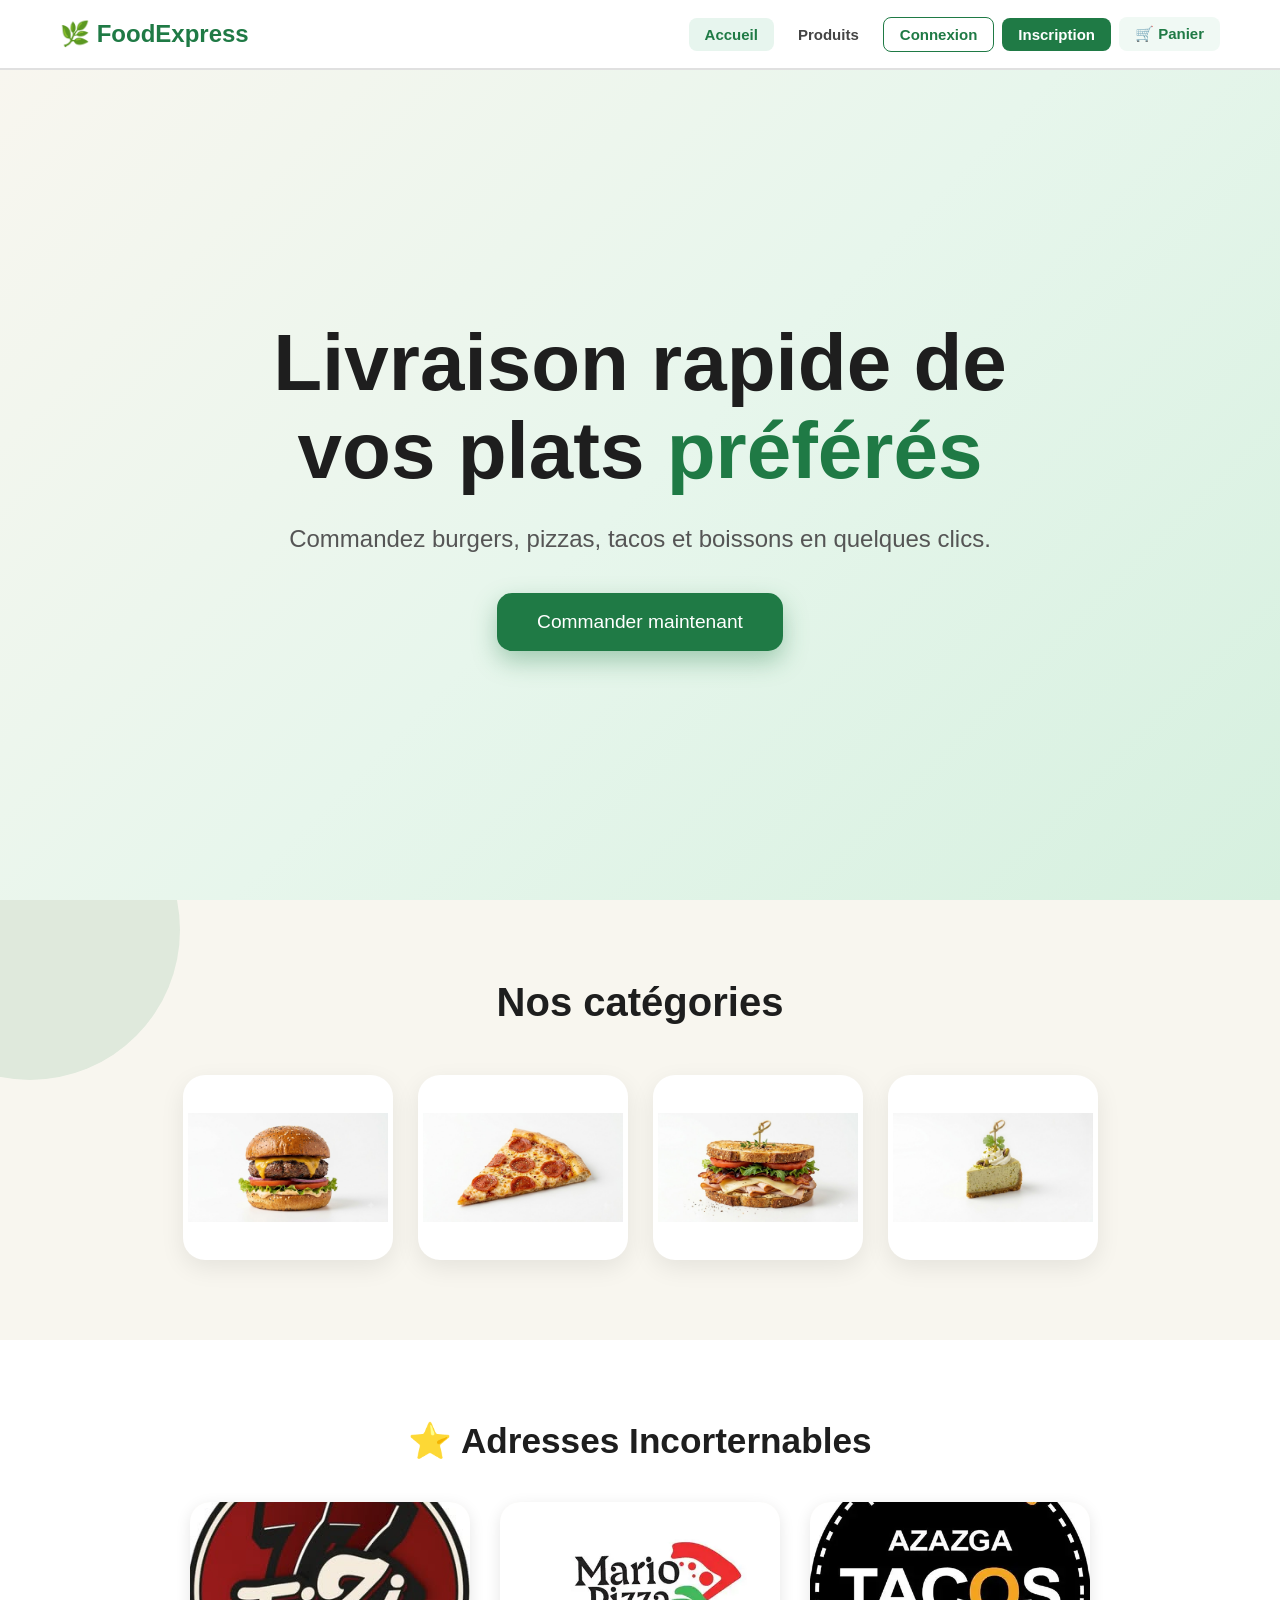
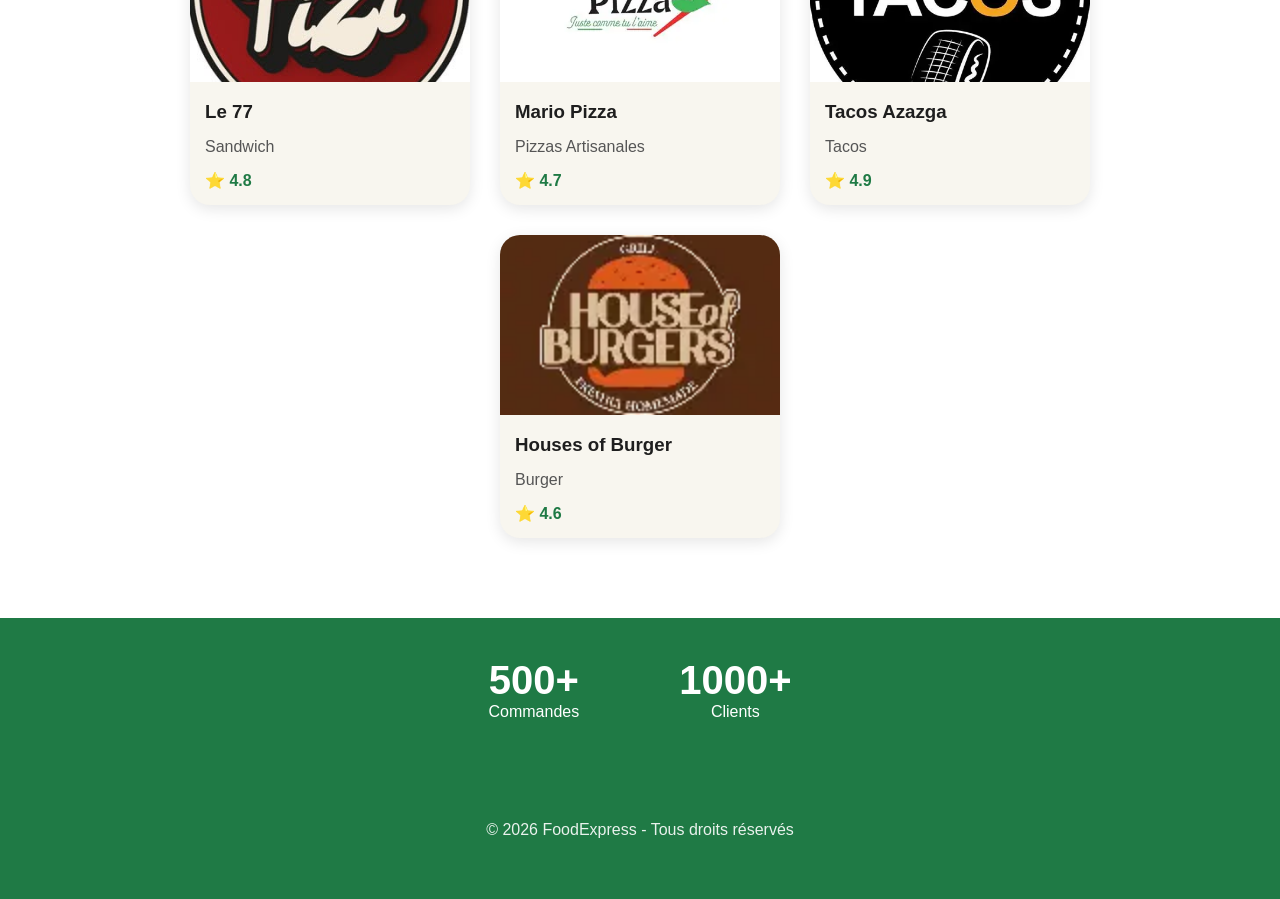
<file: index.html>
<!DOCTYPE html>
<html lang="fr">
<head>
    <meta charset="UTF-8">
    <title>FoodExpress</title>
    <link rel="stylesheet" href="styles/style.css">
</head>

<body>  
    <nav class="navbar">
        <div class="logo">🌿 FoodExpress</div>
        <ul class="menu">
            <li><a href="index.html" class="active">Accueil</a></li>
            <li><a href="content/produits.html">Produits</a></li>
            <li><a href="content/connexion.html" class="btn-connexion">Connexion</a></li>
            <li><a href="content/inscription.html" class="btn-inscription">Inscription</a></li>
            <li><a href="content/panier.html" class="btn-panier">🛒 Panier</a></li>
        </ul>
    </nav>
  
    <section class="hero">

        <div class="hero-content">
            <h1>
                Livraison rapide de<br>
                vos plats <span>préférés</span>
            </h1>
            <p>Commandez burgers, pizzas, tacos et boissons en quelques clics.</p>
            <a href="content/produits.html" class="btn">Commander maintenant</a>  
        </div>
    </section>

    <section class="categories">
        <h2>Nos catégories</h2>

        <div class="categorie-container">

            <div class="categorie"><img src="images/accburger.jfif" alt="Burger"></div>                   
            <div class="categorie"><img src="images/accpizza.jfif" alt="Pizza"></div>                 
            <div class="categorie"><img src="images/accsandwish.jfif" alt="Tacos"></div>          
            <div class="categorie"><img src="images/acccake.jfif" alt="desert"> </div>
        </div>        
    </section>   

    <section class="best-restaurants">
        <h2>⭐ Adresses Incorternables</h2>
    
        <div class="restaurant-container">

            <div class="restaurant-card">
                <img src="images/77.jpg" alt="">
                <h3>Le 77</h3>
                <p>Sandwich</p>
                <span>⭐ 4.8</span>
            </div>

            <div class="restaurant-card">
                <img src="images/MP.webp" alt="">
                <h3>Mario Pizza</h3>
                <p>Pizzas Artisanales</p>
                <span>⭐ 4.7</span>
            </div>

            <div class="restaurant-card">
                <img src="images/ta.webp" alt="">
                <h3>Tacos Azazga</h3>
                <p>Tacos</p>
                <span>⭐ 4.9</span>
            </div>

            <div class="restaurant-card">
                <img src="images/hob.webp" alt="">
                <h3>Houses of Burger</h3>
                <p>Burger</p>
                <span>⭐ 4.6</span>
            </div>
        </div>
    </section>

    <section class="stats">

        <div><h2>500+</h2><p>Commandes</p> </div>
        <div><h2>1000+</h2><p>Clients</p></div>   
    </section>    
   
    <footer>
        <p>© 2026 FoodExpress - Tous droits réservés</p>
    </footer>
</body>
</html>
</file>
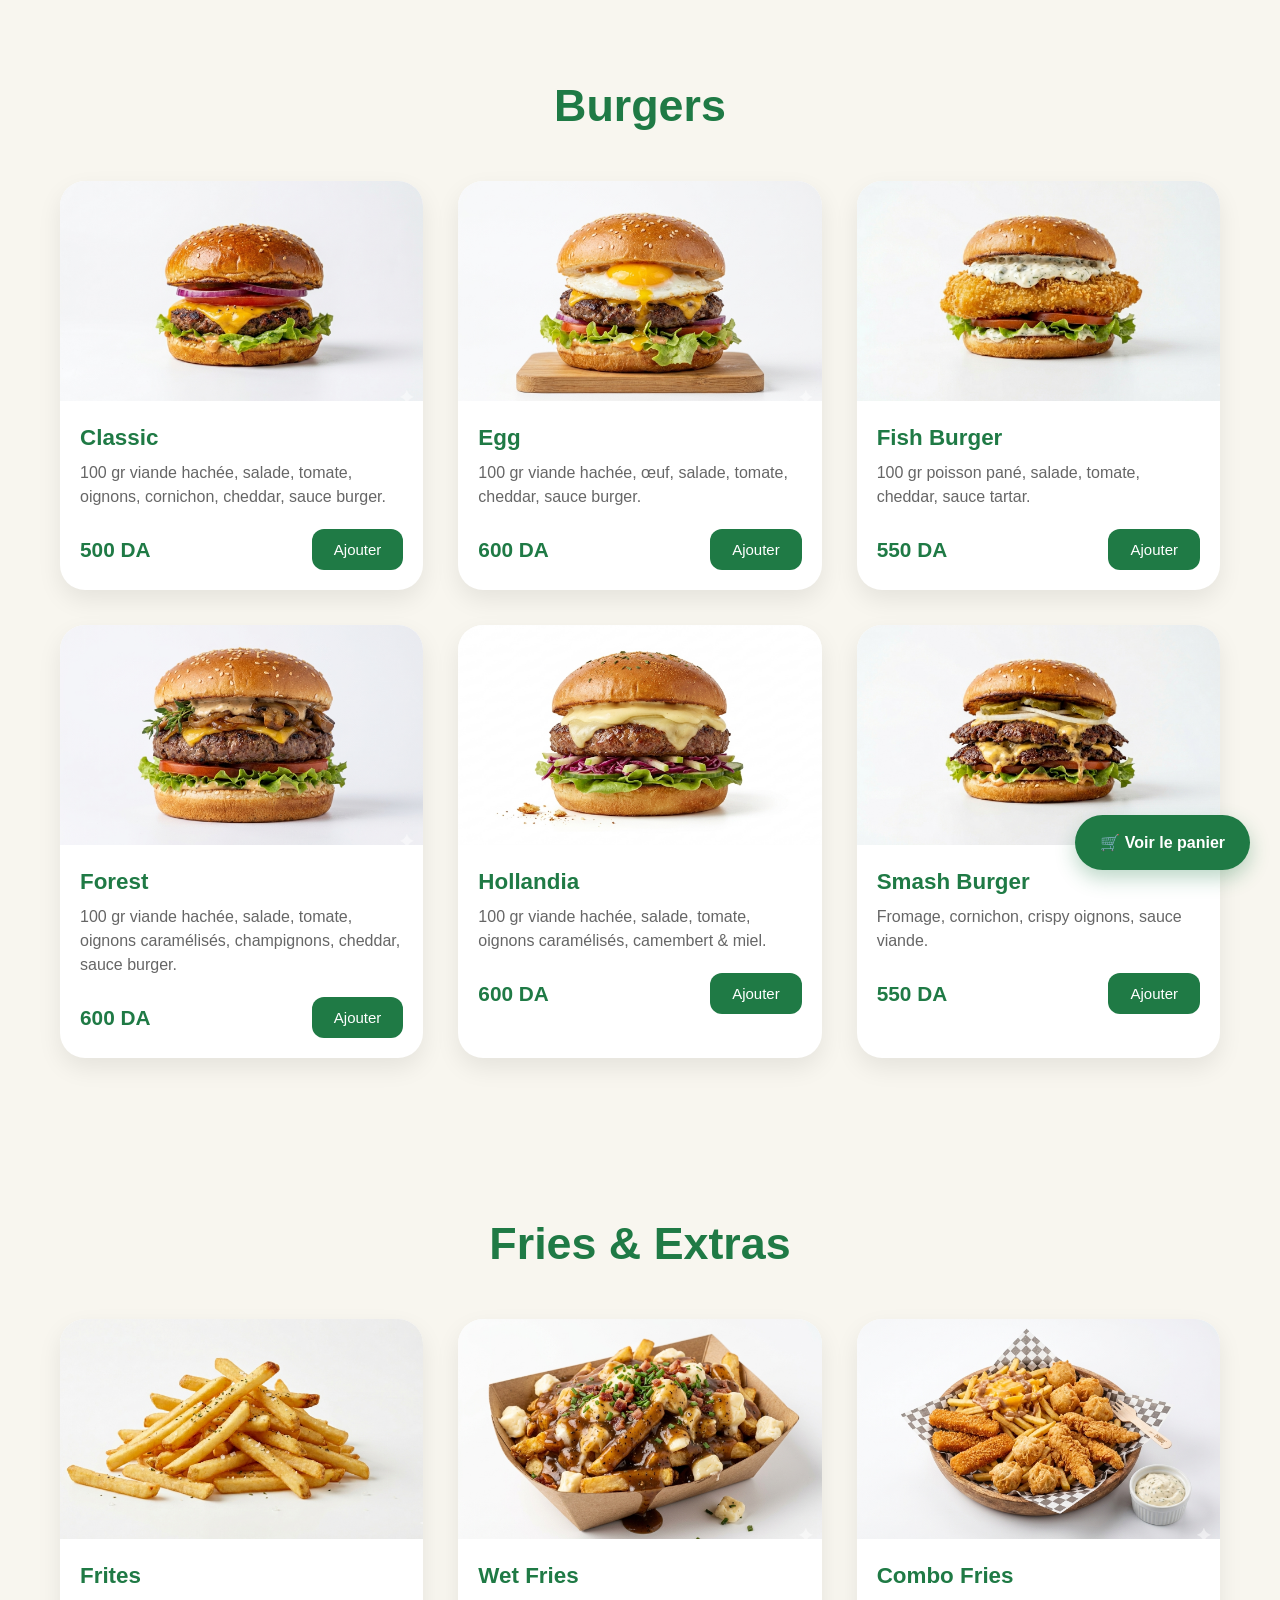
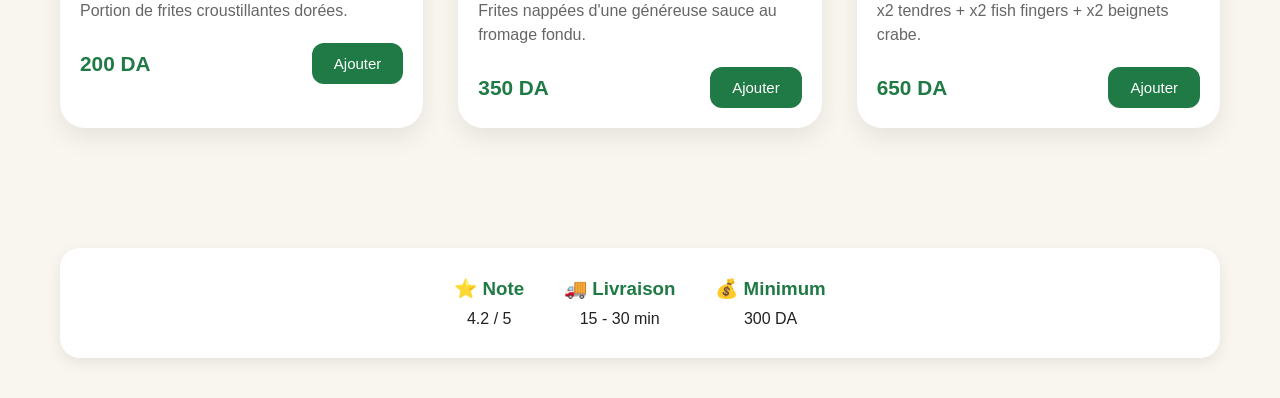
<file: content/americanburger.html>
<!DOCTYPE html>
<html lang="fr">
<head>
    <meta charset="UTF-8">
    <title>American Burger </title>
    <link rel="stylesheet" href="../styles/menu.css">
</head>

<body>
    <section class="menu">
        <h2>Burgers</h2>
        <div class="menu-grid">

            <div class="menu-card">
                <img src="../images/americanburger/simple.png" alt="Classic Burger">
                <div class="menu-info">
                    <h3>Classic</h3>
                    <p>100 gr viande hachée, salade, tomate, oignons, cornichon, cheddar, sauce burger.</p>
                    <div class="bottom">
                        <span class="prix">500 DA</span>
                        <button onclick="ajouterAuPanier('Classic Burger', 500)">Ajouter</button>
                    </div>
                </div>
            </div>

            <div class="menu-card">
                <img src="../images/americanburger/egg.png" alt="Egg Burger">
                <div class="menu-info">
                    <h3>Egg</h3>
                    <p>100 gr viande hachée, œuf, salade, tomate, cheddar, sauce burger.</p>
                    <div class="bottom">
                        <span class="prix">600 DA</span>
                        <button onclick="ajouterAuPanier('Egg Burger', 600)">Ajouter</button>
                    </div>
                </div>
            </div>

            <div class="menu-card">
                <img src="../images/americanburger/fish.png" alt="Fish Burger">
                <div class="menu-info">
                    <h3>Fish Burger</h3>
                    <p>100 gr poisson pané, salade, tomate, cheddar, sauce tartar.</p>
                    <div class="bottom">
                        <span class="prix">550 DA</span>
                        <button onclick="ajouterAuPanier('Fish Burger', 550)">Ajouter</button>
                    </div>
                </div>
            </div>

            <div class="menu-card">
                <img src="../images/americanburger/forest.png" alt="Forest Burger">
                <div class="menu-info">
                    <h3>Forest</h3>
                    <p>100 gr viande hachée, salade, tomate, oignons caramélisés, champignons, cheddar, sauce burger.</p>
                    <div class="bottom">
                        <span class="prix">600 DA</span>
                        <button onclick="ajouterAuPanier('Forest Burger', 600)">Ajouter</button>
                    </div>
                </div>
            </div>

            <div class="menu-card">
                <img src="../images/americanburger/hollondia.png" alt="Hollandia Burger">
                <div class="menu-info">
                    <h3>Hollandia</h3>
                    <p>100 gr viande hachée, salade, tomate, oignons caramélisés, camembert & miel.</p>
                    <div class="bottom">
                        <span class="prix">600 DA</span>
                        <button onclick="ajouterAuPanier('Hollandia Burger', 600)">Ajouter</button>
                    </div>
                </div>
            </div>

            <div class="menu-card">
                <img src="../images/americanburger/smash.png" alt="Smash Burger">
                <div class="menu-info">
                    <h3>Smash Burger</h3>
                    <p>Fromage, cornichon, crispy oignons, sauce viande.</p>
                    <div class="bottom">
                        <span class="prix">550 DA</span>
                        <button onclick="ajouterAuPanier('Smash Burger', 550)">Ajouter</button>
                    </div>
                </div>
            </div>
        </div>
    </section>

    <section class="menu">
        <h2>Fries & Extras</h2>
        <div class="menu-grid">

            <div class="menu-card">
                <img src="../images/americanburger/frites.png" alt="Frites">
                <div class="menu-info">
                    <h3>Frites</h3>
                    <p>Portion de frites croustillantes dorées.</p>
                    <div class="bottom">
                        <span class="prix">200 DA</span>
                        <button onclick="ajouterAuPanier('Frites', 200)">Ajouter</button>
                    </div>
                </div>
            </div>

            <div class="menu-card">
                <img src="../images/americanburger/wet.png" alt="Wet Fries">
                <div class="menu-info">
                    <h3>Wet Fries</h3>
                    <p>Frites nappées d'une généreuse sauce au fromage fondu.</p>
                    <div class="bottom">
                        <span class="prix">350 DA</span>
                        <button onclick="ajouterAuPanier('Wet Fries', 350)">Ajouter</button>
                    </div>
                </div>
            </div>

            <div class="menu-card">
                <img src="../images/americanburger/combo.png" alt="Combo Fries">
                <div class="menu-info">
                    <h3>Combo Fries</h3>
                    <p>x2 tendres + x2 fish fingers + x2 beignets crabe.</p>
                    <div class="bottom">
                        <span class="prix">650 DA</span>
                        <button onclick="ajouterAuPanier('Combo Fries', 650)">Ajouter</button>
                    </div>
                </div>
            </div>

        </div>
    </section>

    <section class="restaurant-info">
        <div><h3>⭐ Note</h3><p>4.2 / 5</p></div>  
        <div><h3>🚚 Livraison</h3><p>15 - 30 min</p></div> 
        <div> <h3>💰 Minimum</h3><p>300 DA</p></div>
    </section>

    <a href="panier.html" class="panier-btn">🛒 Voir le panier</a>
    <script src="../js/menu.js"></script>
</body>
</html>
</file>
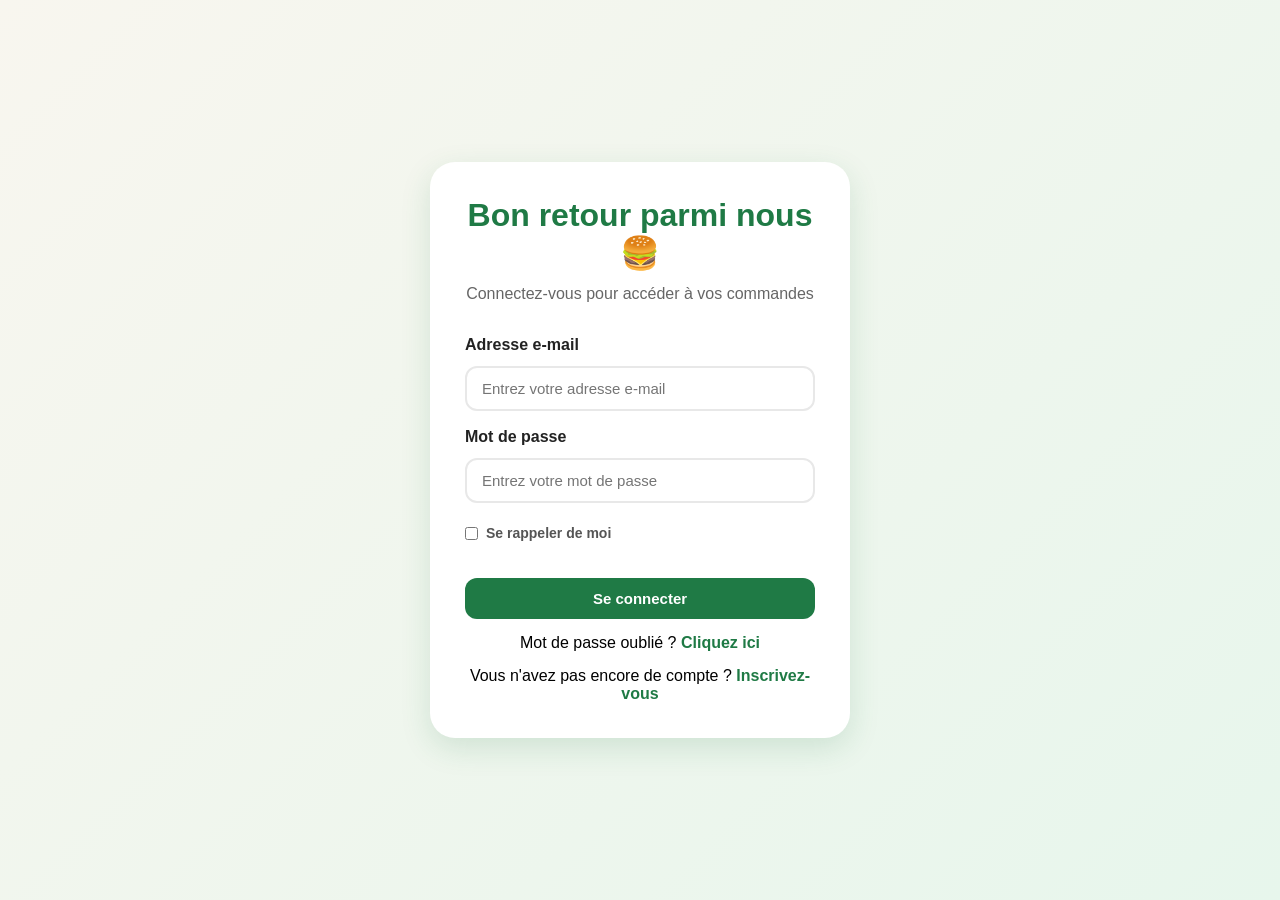
<file: content/connexion.html>
<!DOCTYPE html>
<html lang="fr">

<head>
    <meta charset="UTF-8">
    <title>Connexion </title>
    <link rel="stylesheet" href="../styles/auth.css">
</head>

<body>

    <div class="form-container">
        <h2>Bon retour parmi nous 🍔</h2>
        <p class="subtitle">Connectez-vous pour accéder à vos commandes</p>
        <form action="#" method="POST">

            <label for="email">Adresse e-mail</label>
            <input type="email" id="email" name="email" placeholder="Entrez votre adresse e-mail" required >

            <label for="password">Mot de passe</label>
            <input type="password" id="password" name="password" placeholder="Entrez votre mot de passe">

            <div class="options">
                <label>
                    <input type="checkbox">Se rappeler de moi
                </label>    
            </div>        

            <input type="submit" value="Se connecter">
        </form>        

        <p class="login-link">
            Mot de passe oublié ?
            <a href="modpasse.html">Cliquez ici </a>
        </p>

        <p class="login-link">
            Vous n'avez pas encore de compte ?
            <a href="inscription.html">Inscrivez-vous</a>
        </p>        
    </div>        
</body>
</html>
</file>
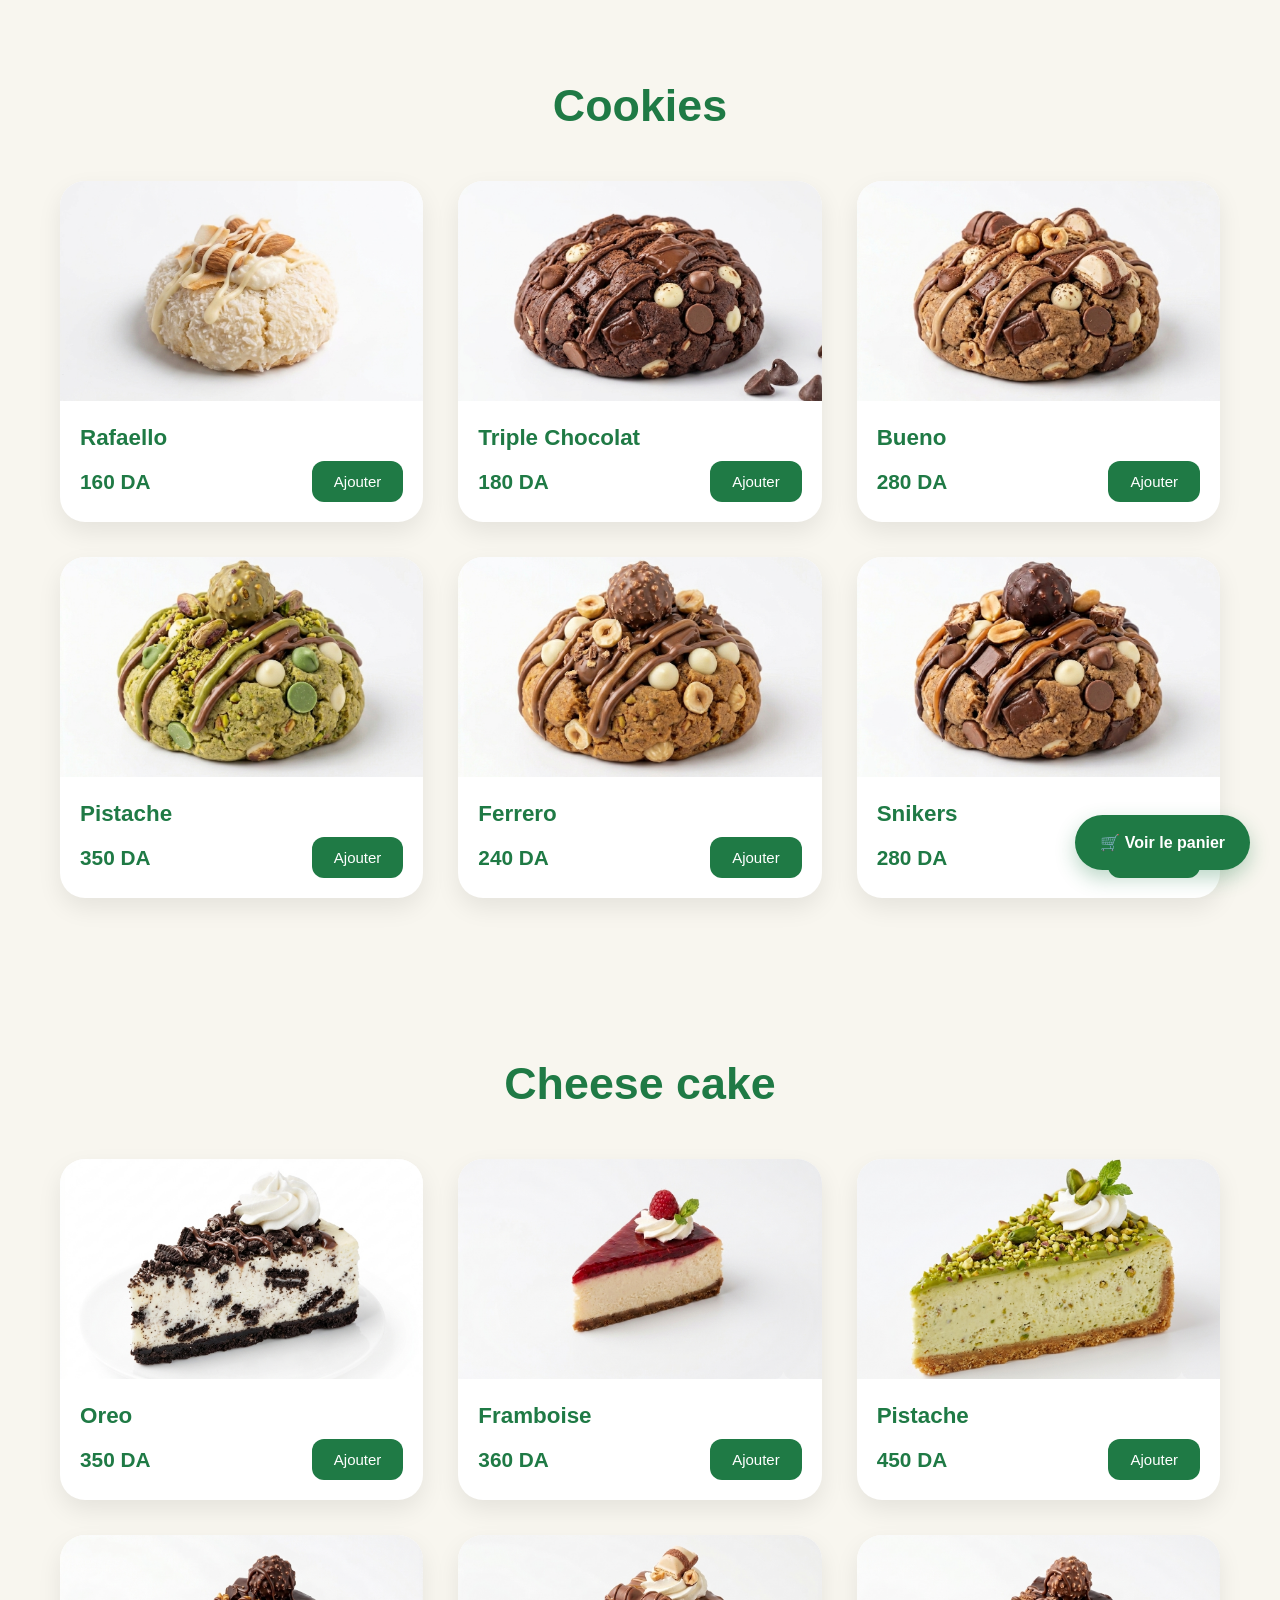
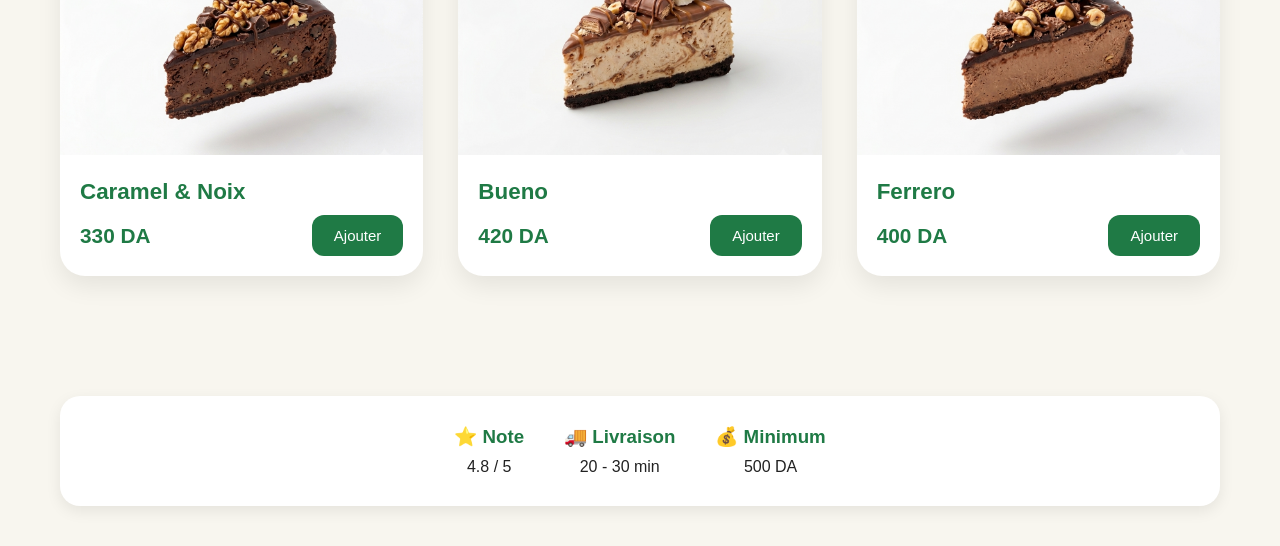
<file: content/dinasty.html>
<!DOCTYPE html>
<html lang="fr">
<head>
    <meta charset="UTF-8">
    <title> Dinasty</title>
    <link rel="stylesheet" href="../styles/menu.css">
</head>
<body>

    <section class="menu">
        <h2>Cookies</h2>
        <div class="menu-grid">

            <div class="menu-card">
                <img src="../images/dinasty/cookies/raffaelo.png" alt="Rafaello">
                <div class="menu-info">
                    <h3>Rafaello</h3>
                    <div class="bottom">
                        <span class="prix">160 DA</span>
                        <button onclick="ajouterAuPanier('Rafaello', 160)">Ajouter</button>
                    </div>
                </div>
            </div>

            <div class="menu-card">
                <img src="../images/dinasty/cookies/triplechoco.png" alt="Triple Chocolat">
                <div class="menu-info">
                    <h3>Triple Chocolat</h3>
                    <div class="bottom">
                        <span class="prix">180 DA</span>
                        <button onclick="ajouterAuPanier('Triple Chocolat', 180)">Ajouter</button>
                    </div>
                </div>
            </div>

            <div class="menu-card">
                <img src="../images/dinasty/cookies/bueno.png" alt="Bueno">
                <div class="menu-info">
                    <h3>Bueno</h3>
                    <div class="bottom">
                        <span class="prix">280 DA</span>
                        <button onclick="ajouterAuPanier('Bueno', 280)">Ajouter</button>
                    </div>
                </div>
            </div>

            <div class="menu-card">
                <img src="../images/dinasty/cookies/pistache.png" alt="Pistache">
                <div class="menu-info">
                    <h3>Pistache</h3>
                    <div class="bottom">
                        <span class="prix">350 DA</span>
                        <button onclick="ajouterAuPanier('Pistache', 350)">Ajouter</button>
                    </div>
                </div>
            </div>

            <div class="menu-card">
                <img src="../images/dinasty/cookies/ferrorp.png" alt="Ferrero">
                <div class="menu-info">
                    <h3>Ferrero</h3>
                    <div class="bottom">
                        <span class="prix">240 DA</span>
                        <button onclick="ajouterAuPanier('Ferrero', 240)">Ajouter</button>
                    </div>
                </div>
            </div>

            <div class="menu-card">
                <img src="../images/dinasty/cookies/sniekers.png" alt="Snikers">
                <div class="menu-info">
                    <h3>Snikers</h3>
                    <div class="bottom">
                        <span class="prix">280 DA</span>
                        <button onclick="ajouterAuPanier('Snikers', 280)">Ajouter</button>
                    </div>
                </div>
            </div>
        </div>
    </section>

    <section class="menu">
        <h2>Cheese cake</h2>
        <div class="menu-grid">

            <div class="menu-card">
                <img src="../images/dinasty/cheesecake/oreo.png" alt="Oreo">
                <div class="menu-info">
                    <h3>Oreo</h3>
                    <div class="bottom">
                        <span class="prix">350 DA</span>
                        <button onclick="ajouterAuPanier('Oreo Cheesecake', 350)">Ajouter</button>
                    </div>
                </div>
            </div>

            <div class="menu-card">
                <img src="../images/dinasty/cheesecake/framboise.png" alt="Framboise">
                <div class="menu-info">
                    <h3>Framboise</h3>
                    <div class="bottom">
                        <span class="prix">360 DA</span>
                        <button onclick="ajouterAuPanier('Framboise Cheesecake', 360)">Ajouter</button>
                    </div>
                </div>
            </div>

            <div class="menu-card">
                <img src="../images/dinasty/cheesecake/pistache.png" alt="Pistache">
                <div class="menu-info">
                    <h3>Pistache</h3>
                    <div class="bottom">
                        <span class="prix">450 DA</span>
                        <button onclick="ajouterAuPanier('Pistache Cheesecake', 450)">Ajouter</button>
                    </div>
                </div>
            </div>

            <div class="menu-card">
                <img src="../images/dinasty/cheesecake/choco.png" alt="Caramel & Noix">
                <div class="menu-info">
                    <h3>Caramel & Noix</h3>
                    <div class="bottom">
                        <span class="prix">330 DA</span>
                        <button onclick="ajouterAuPanier('Caramel & Noix', 330)">Ajouter</button>
                    </div>
                </div>
            </div>

            <div class="menu-card">
                <img src="../images/dinasty/cheesecake/bueno.png" alt="Bueno">
                <div class="menu-info">
                    <h3>Bueno</h3>
                    <div class="bottom">
                        <span class="prix">420 DA</span>
                        <button onclick="ajouterAuPanier('Bueno Cheesecake', 420)">Ajouter</button>
                    </div>
                </div>
            </div>

            <div class="menu-card">
                <img src="../images/dinasty/cheesecake/fererro.png" alt="Ferrero">
                <div class="menu-info">
                    <h3>Ferrero</h3>
                    <div class="bottom">
                        <span class="prix">400 DA</span>
                        <button onclick="ajouterAuPanier('Ferrero Cheesecake', 400)">Ajouter</button>
                    </div>
                </div>
            </div>

        </div>
    </section>

        <section class="restaurant-info">

    <div>
        <h3>⭐ Note</h3>
        <p>4.8 / 5</p>
    </div>

    <div>
        <h3>🚚 Livraison</h3>
        <p>20 - 30 min</p>
    </div>

    <div>
        <h3>💰 Minimum</h3>
        <p>500 DA</p>
    </div>

</section>

<a href="panier.html" class="panier-btn">
    🛒 Voir le panier
</a>

<script src="../js/menu.js"></script>

</body>
</html>
</file>
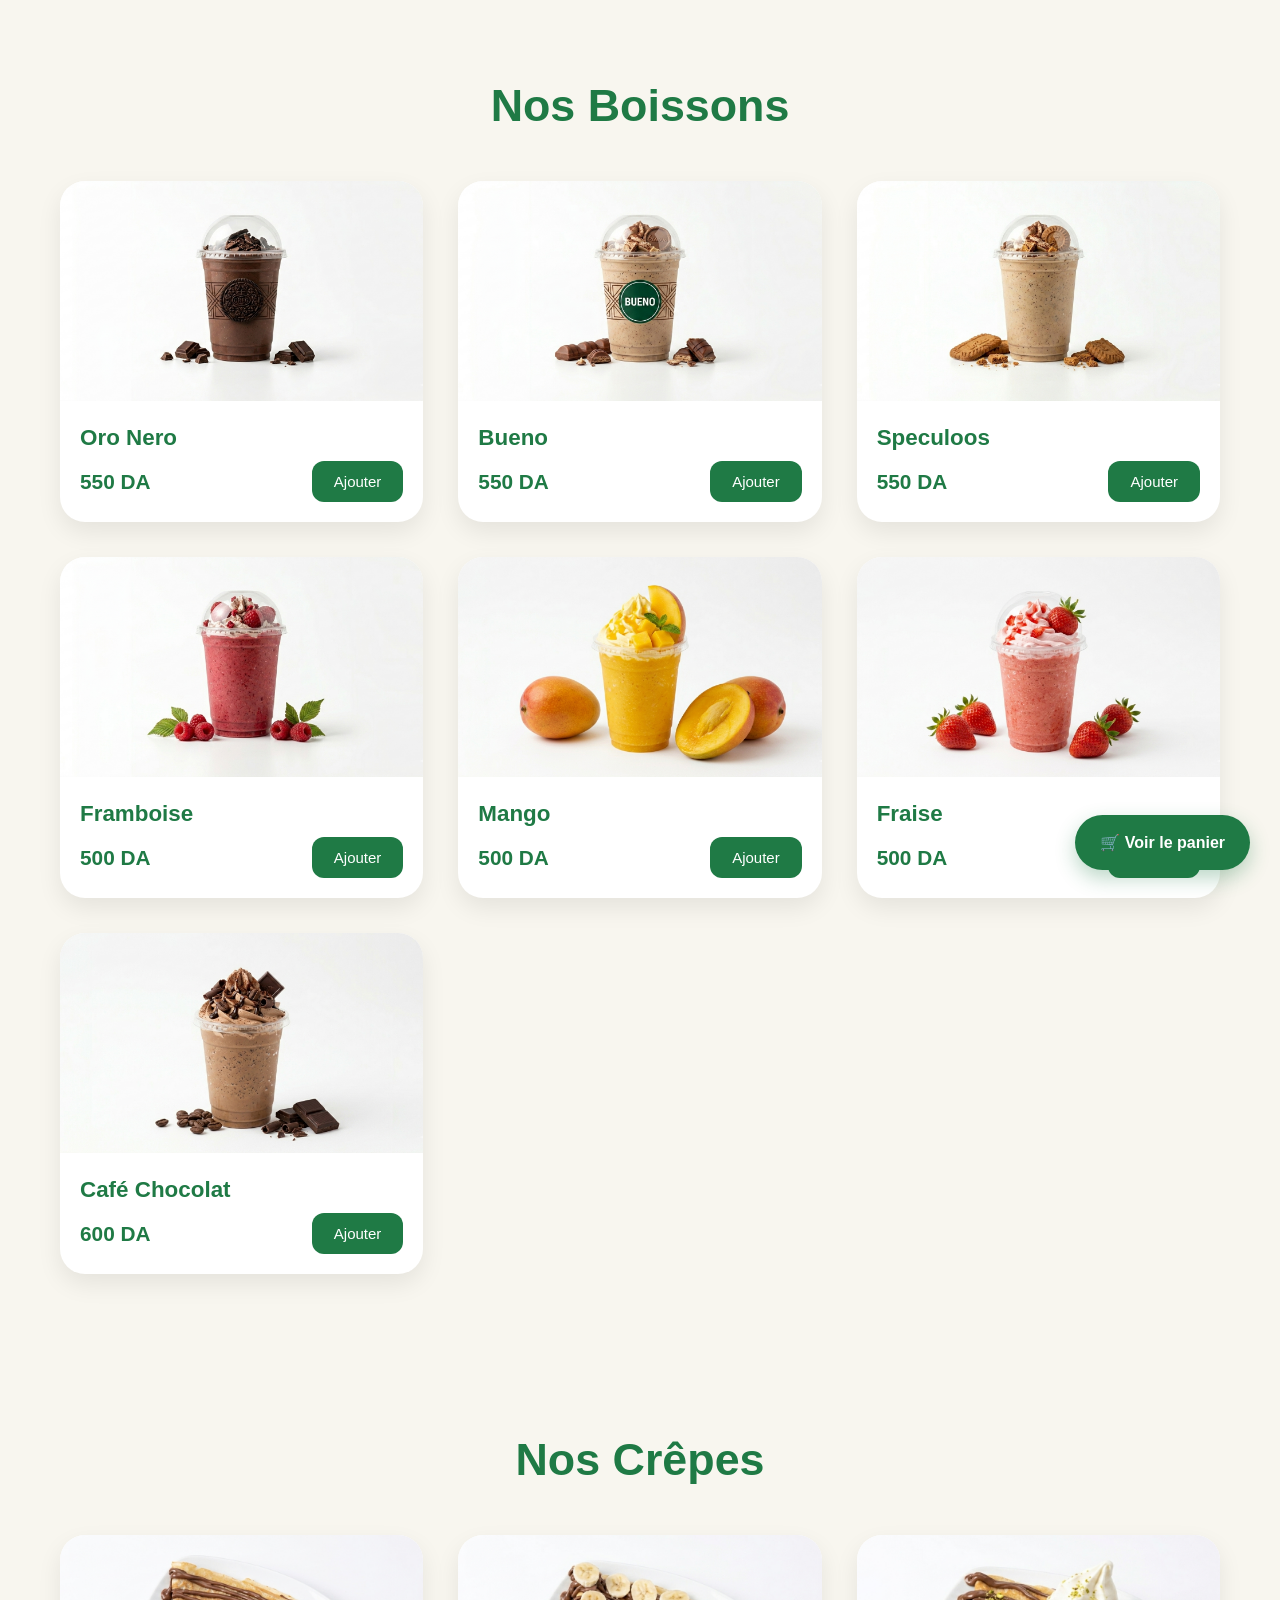
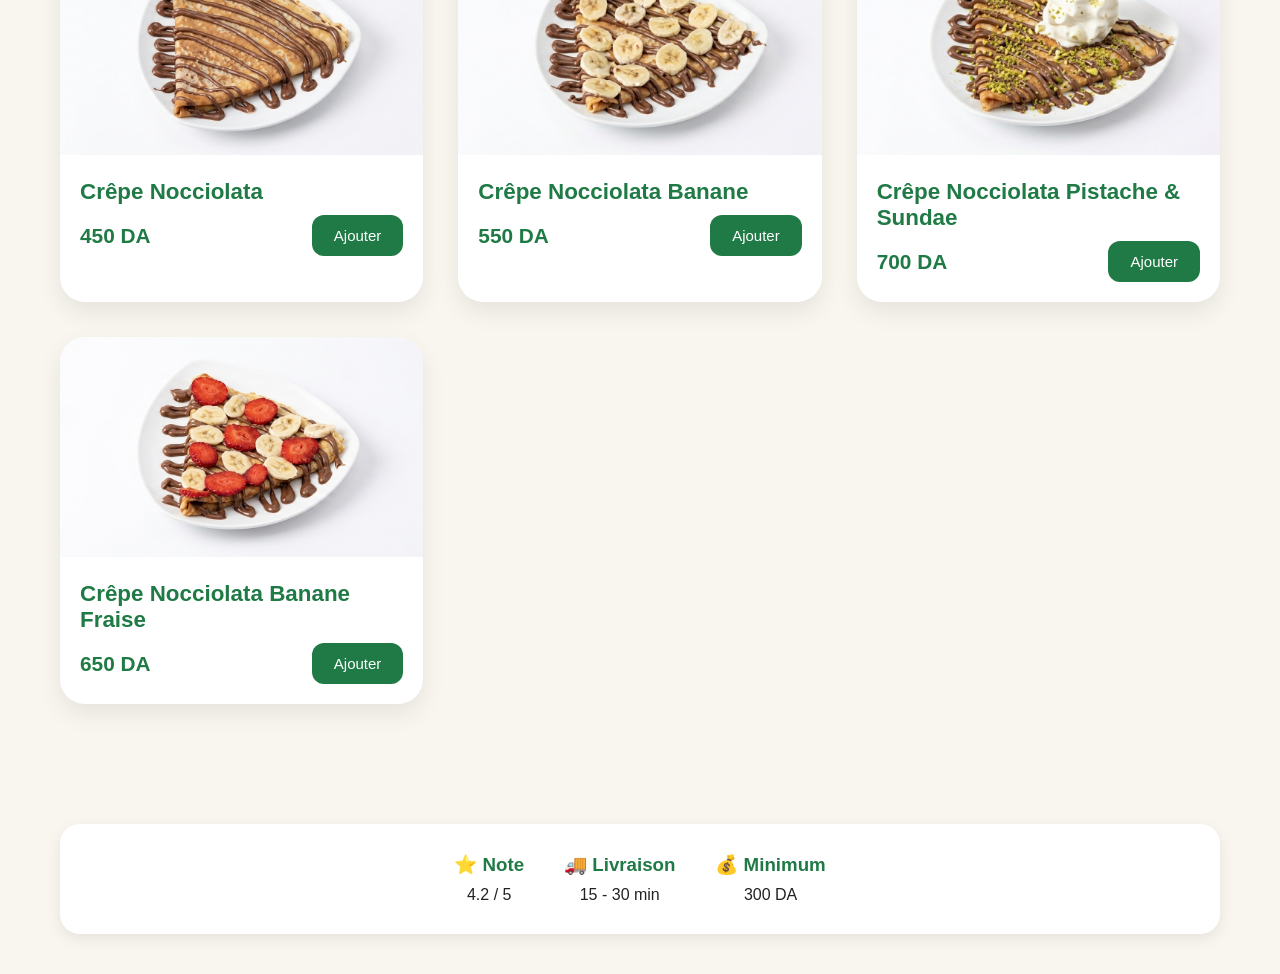
<file: content/frenchy.html>
<!DOCTYPE html>
<html lang="fr">
<head>
    <meta charset="UTF-8">
    <title>Frenchy</title>
    <link rel="stylesheet" href="../styles/menu.css">
</head>
<body>
    <section class="menu">
        <h2>Nos Boissons</h2>
        <div class="menu-grid">
            <div class="menu-card">
                <img src="../images/frenchy/boissons/oreo.png" alt="Oro Nero">
                <div class="menu-info">
                    <h3>Oro Nero</h3>
                    <div class="bottom">
                        <span class="prix">550 DA</span>
                        <button onclick="ajouterAuPanier('Oro Nero', 550)">Ajouter</button>
                    </div>
                </div>
            </div>

            <div class="menu-card">
                <img src="../images/frenchy/boissons/bueno.png" alt="Bueno">
                <div class="menu-info">
                    <h3>Bueno</h3>
                    <div class="bottom">
                        <span class="prix">550 DA</span>
                        <button onclick="ajouterAuPanier('Bueno', 550)">Ajouter</button>
                    </div>
                </div>
            </div>

            <div class="menu-card">
                <img src="../images/frenchy/boissons/speculoos.png" alt="Speculoos">
                <div class="menu-info">
                    <h3>Speculoos</h3>
                    <div class="bottom">
                        <span class="prix">550 DA</span>
                        <button onclick="ajouterAuPanier('Speculoos', 550)">Ajouter</button>
                    </div>
                </div>
            </div>

            <div class="menu-card">
                <img src="../images/frenchy/boissons/framboise.png" alt="Framboise">
                <div class="menu-info">
                    <h3>Framboise</h3>
                    <div class="bottom">
                        <span class="prix">500 DA</span>
                        <button onclick="ajouterAuPanier('Framboise', 500)">Ajouter</button>
                    </div>
                </div>
            </div>

            <div class="menu-card">
                <img src="../images/frenchy/boissons/mange.png" alt="Mango">
                <div class="menu-info">
                    <h3>Mango</h3>
                    <div class="bottom">
                        <span class="prix">500 DA</span>
                        <button onclick="ajouterAuPanier('Mango', 500)">Ajouter</button>
                    </div>
                </div>
            </div>

            <div class="menu-card">
                <img src="../images/frenchy/boissons/fraise.png" alt="Fraise">
                <div class="menu-info">
                    <h3>Fraise</h3>
                    <div class="bottom">
                        <span class="prix">500 DA</span>
                        <button onclick="ajouterAuPanier('Fraise', 500)">Ajouter</button>
                    </div>
                </div>
            </div>

            <div class="menu-card">
                <img src="../images/frenchy/boissons/cafe.png" alt="Café Chocolat">
                <div class="menu-info">
                    <h3>Café Chocolat</h3>
                    <div class="bottom">
                        <span class="prix">600 DA</span>
                        <button onclick="ajouterAuPanier('Café Chocolat', 600)">Ajouter</button>
                    </div>
                </div>
            </div>
        </div>
    </section>

    <section class="menu">
        <h2>Nos Crêpes</h2>
        <div class="menu-grid">
            <div class="menu-card">
                <img src="../images/frenchy/crepes/nutela.png" alt="Crêpe Nocciolata">
                <div class="menu-info">
                    <h3>Crêpe Nocciolata</h3>
                    <div class="bottom">
                        <span class="prix">450 DA</span>
                        <button onclick="ajouterAuPanier('Crêpe Nocciolata', 450)">Ajouter</button>
                    </div>
                </div>
            </div>

            <div class="menu-card">
                <img src="../images/frenchy/crepes/nutbanane.png" alt="Crêpe Nocciolata Banane">
                <div class="menu-info">
                    <h3>Crêpe Nocciolata Banane</h3>
                    <div class="bottom">
                        <span class="prix">550 DA</span>
                        <button onclick="ajouterAuPanier('Crêpe Nocciolata Banane', 550)">Ajouter</button>
                    </div>
                </div>
            </div>

            <div class="menu-card">
                <img src="../images/frenchy/crepes/pistache.png" alt="Crêpe Nocciolata Pistache & Sundae">
                <div class="menu-info">
                    <h3>Crêpe Nocciolata Pistache & Sundae</h3>
                    <div class="bottom">
                        <span class="prix">700 DA</span>
                        <button onclick="ajouterAuPanier('Crêpe Nocciolata Pistache & Sundae', 700)">Ajouter</button>
                    </div>
                </div>
            </div>

            <div class="menu-card">
                <img src="../images/frenchy/crepes/nutfraise.png" alt="Crêpe Nocciolata Banane Fraise">
                <div class="menu-info">
                    <h3>Crêpe Nocciolata Banane Fraise</h3>
                    <div class="bottom">
                        <span class="prix">650 DA</span>
                        <button onclick="ajouterAuPanier('Crêpe Nocciolata Banane Fraise', 650)">Ajouter</button>
                    </div>
                </div>
            </div>
        </div>
    </section>

    <section class="restaurant-info">
        <div><h3>⭐ Note</h3><p>4.2 / 5</p></div>
        <div><h3>🚚 Livraison</h3><p>15 - 30 min</p></div>
        <div><h3>💰 Minimum</h3><p>300 DA</p></div>
    </section>

    <a href="panier.html" class="panier-btn">🛒 Voir le panier</a>
    <script src="../js/menu.js"></script>
</body>
</html>
</file>
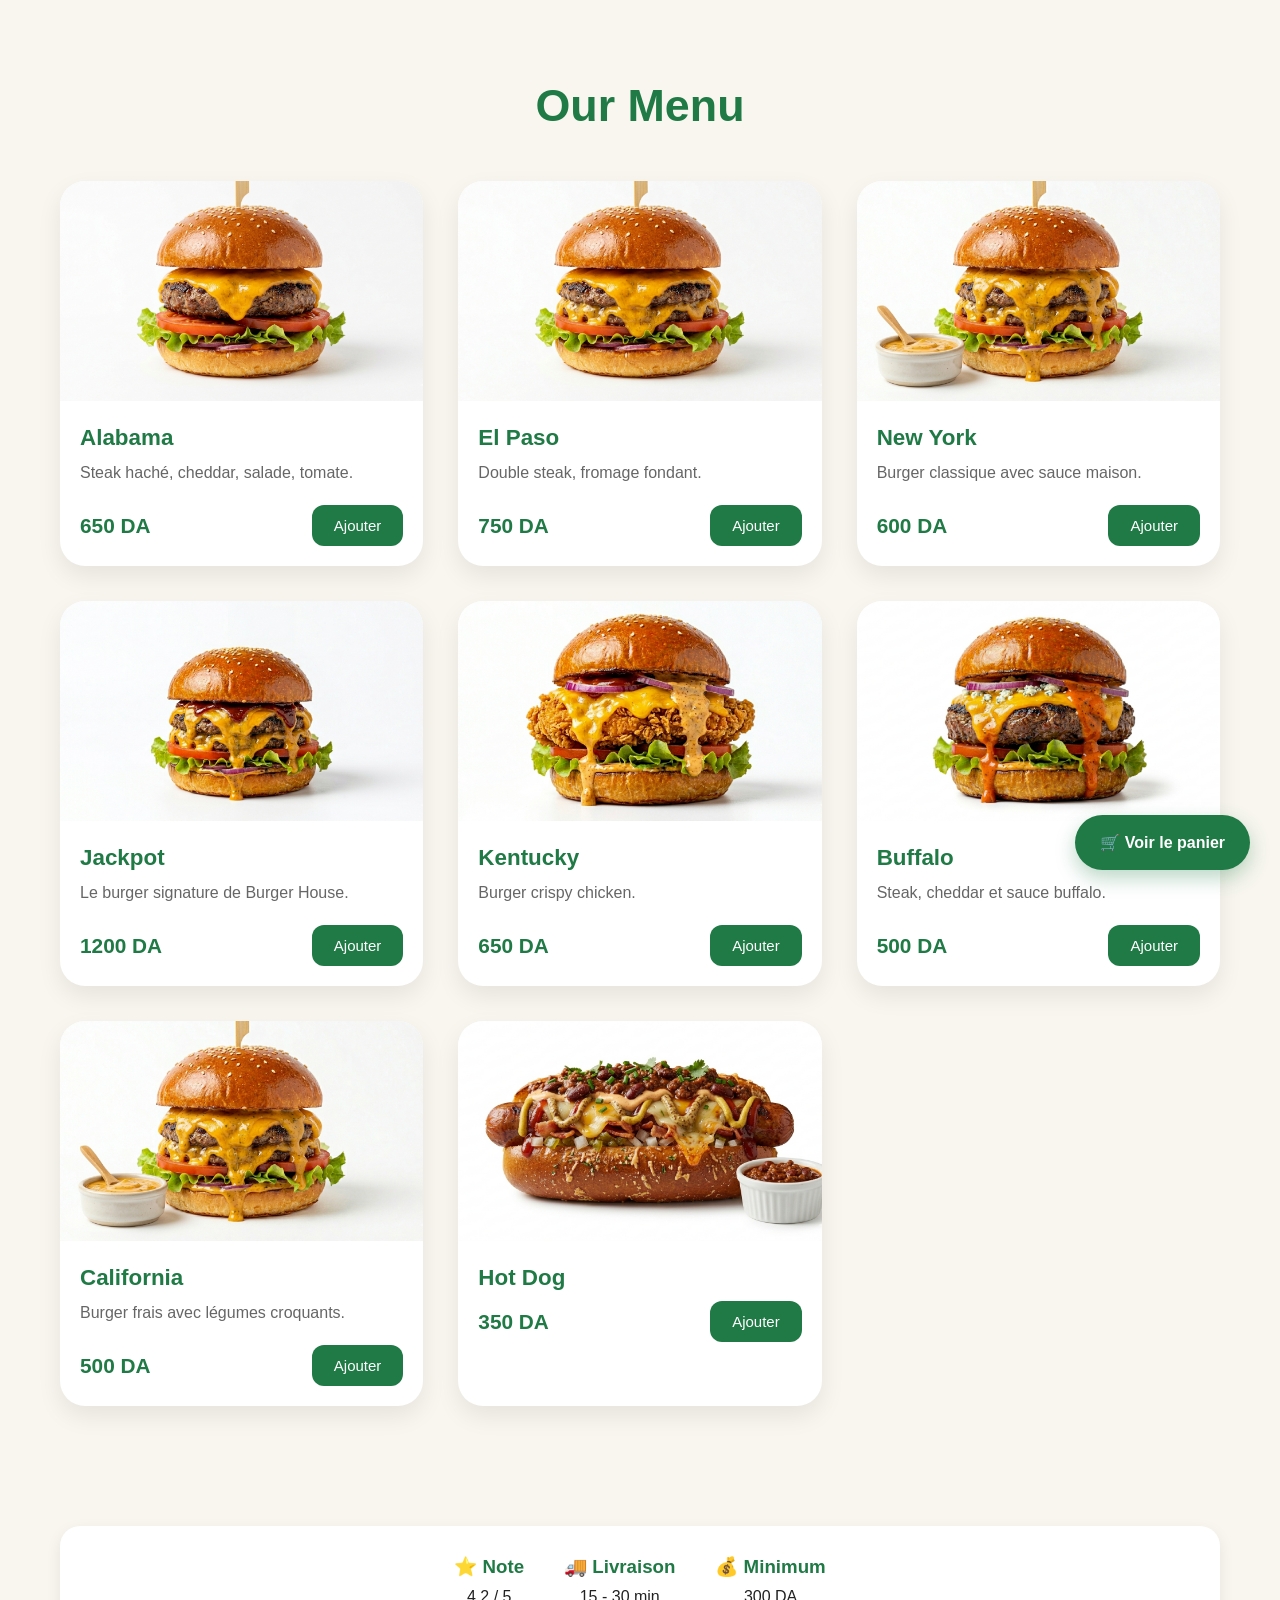
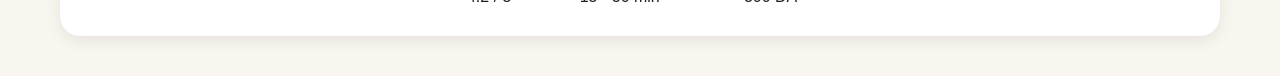
<file: content/houseofburger.html>
<!DOCTYPE html>
<html lang="fr">
<head>
    <meta charset="UTF-8">
    <title>HoB</title>
    <link rel="stylesheet" href="../styles/menu.css">
</head>

<body>
<section class="menu">
    <h2>Our Menu</h2>

    <div class="menu-grid">

        <div class="menu-card">
            <img src="../images/burger/alabama.png" alt="">
            <div class="menu-info">
                <h3>Alabama</h3>
                <p>Steak haché, cheddar, salade, tomate.</p>
                <div class="bottom">
                    <span class="prix">650 DA</span>
                    <button onclick="ajouterAuPanier('Alabama',650)"> Ajouter </button>     
                </div>
            </div>
        </div>

        <div class="menu-card">
            <img src="../images/burger/elpaso.png" alt="">
            <div class="menu-info">
                <h3>El Paso</h3>
                <p>Double steak, fromage fondant.</p>
                <div class="bottom">
                    <span class="prix">750 DA</span>
                    <button onclick="ajouterAuPanier('El Paso',750)">Ajouter</button>
                </div>
            </div>
        </div>

        <div class="menu-card">
            <img src="../images/burger/newyork.png" alt="">
            <div class="menu-info">
                <h3>New York</h3>
                <p>Burger classique avec sauce maison.</p>
                <div class="bottom">
                    <span class="prix">600 DA</span>
                    <button onclick="ajouterAuPanier('New York',600)">Ajouter</button>
                </div>
            </div>
        </div>

        <div class="menu-card">
            <img src="../images/burger/jackpot.png" alt="">
            <div class="menu-info">
                <h3>Jackpot</h3>
                <p>Le burger signature de Burger House.</p>
                <div class="bottom">
                    <span class="prix">1200 DA</span>
                    <button onclick="ajouterAuPanier('Jackpot',1200)">Ajouter</button>
                </div>
            </div>
        </div>

        <div class="menu-card">
            <img src="../images/burger/crispy.png" alt="">
            <div class="menu-info">
                <h3>Kentucky</h3>
                <p>Burger crispy chicken.</p>
                <div class="bottom">
                    <span class="prix">650 DA</span>
                    <button onclick="ajouterAuPanier('Kentucky',650)">Ajouter</button>
                </div>
            </div>
        </div>

        <div class="menu-card">
            <img src="../images/burger/buffalo.png" alt="">
            <div class="menu-info">
                <h3>Buffalo</h3>
                <p>Steak, cheddar et sauce buffalo.</p>
                <div class="bottom">
                    <span class="prix">500 DA</span>
                    <button onclick="ajouterAuPanier('Buffalo',500)">Ajouter</button>
                </div>
            </div>
        </div>

        <div class="menu-card">
            <img src="../images/burger/newyork.png" alt="">
            <div class="menu-info">
                <h3>California</h3>
                <p>Burger frais avec légumes croquants.</p>
                <div class="bottom">
                    <span class="prix">500 DA</span>
                    <button onclick="ajouterAuPanier('California',500)">Ajouter</button>
                </div>
            </div>
        </div>

        <div class="menu-card">
            <img src="../images/burger/hotdog.png" alt="">
            <div class="menu-info">
                <h3>Hot Dog</h3>
                <div class="bottom">
                    <span class="prix">350 DA</span>
                    <button onclick="ajouterAuPanier('Hot Dog',300)">Ajouter</button>
                </div>
            </div>
        </div>

    </div>
</section>

    <section class="restaurant-info">
        <div><h3>⭐ Note</h3><p>4.2 / 5</p></div>  
        <div><h3>🚚 Livraison</h3><p>15 - 30 min</p></div> 
        <div> <h3>💰 Minimum</h3><p>300 DA</p></div>
    </section>

    <a href="panier.html" class="panier-btn">🛒 Voir le panier</a>
    <script src="../js/menu.js"></script>

</body>
</html>
</file>
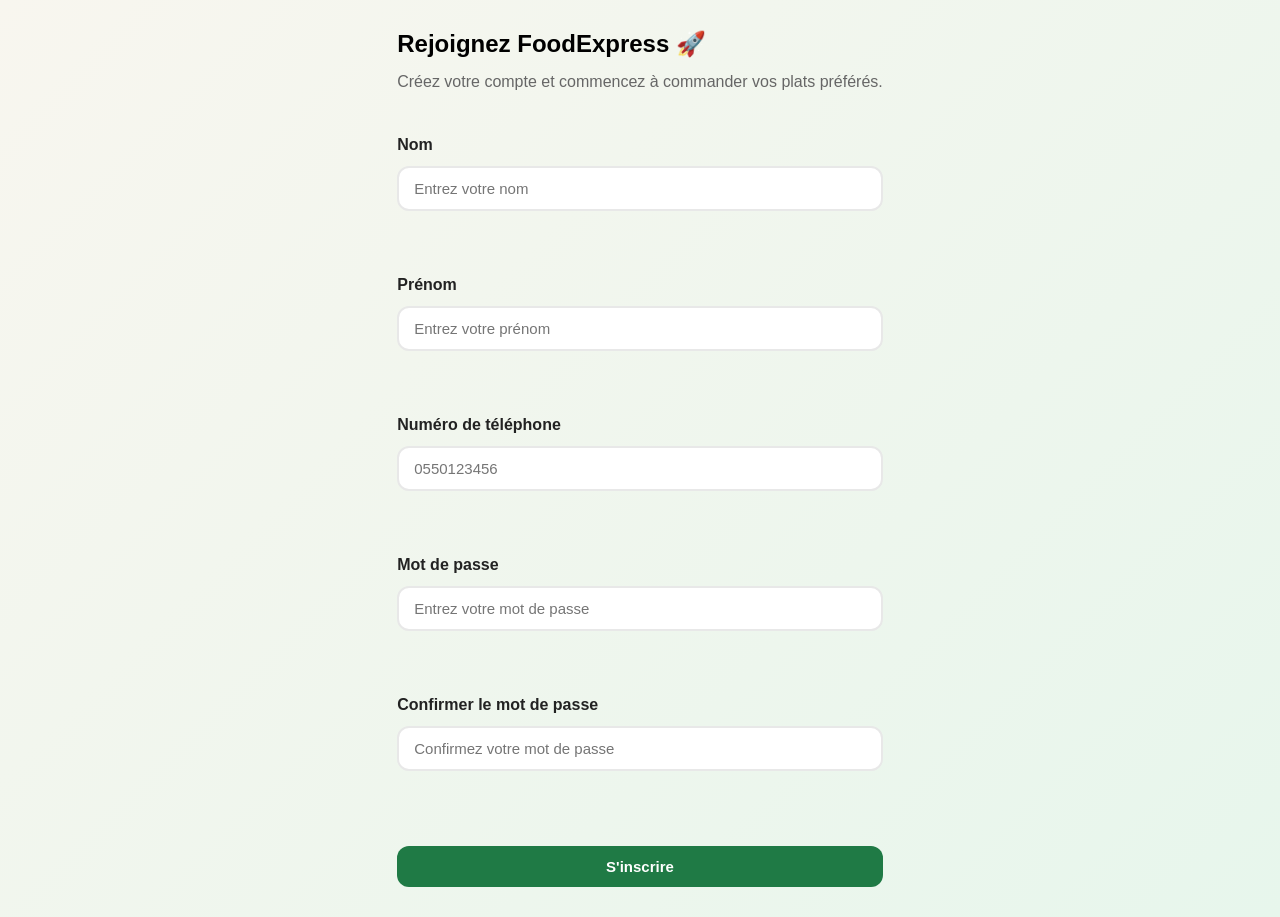
<file: content/inscription.html>
<!DOCTYPE html>
<html lang="fr">

<head>
    <meta charset="UTF-8">
    <title>Authentification</title>
    <link rel="stylesheet" href="../styles/auth.css">
</head>

<body>

    
  
    <form action="authentification.php" method="POST">
 <h2>Rejoignez FoodExpress 🚀</h2>

<p class="subtitle">
    Créez votre compte et commencez à commander vos plats préférés.
</p>
        <label for="Nom">Nom</label>
        <input type="text" id="Nom" name="Nom" placeholder="Entrez votre nom" required>
            
                 <br><br>   
           



        <label for="Prenom">Prénom</label>
        <input type="text"  id="Prenom" name="Prenom"  placeholder="Entrez votre prénom" required >

        <br><br>

        <label for="Numtel">Numéro de téléphone</label>
        <input
            type="tel"
            id="Numtel"
            name="Numtel"
            placeholder="0550123456"
            required
        >

        <br><br>

        <label for="mdp">Mot de passe</label>
        <input type="password" id="mdp" name="mdp" placeholder="Entrez votre mot de passe"
            required >
            
        <br><br>    
  
        <label for="vmdp">Confirmer le mot de passe</label>
        <input type="password" id="vmdp" name="vmdp" placeholder="Confirmez votre mot de passe"
            required >
        <br><br>
        <input type="submit" value="S'inscrire">
        
    </form>
</body>
</html>
</file>
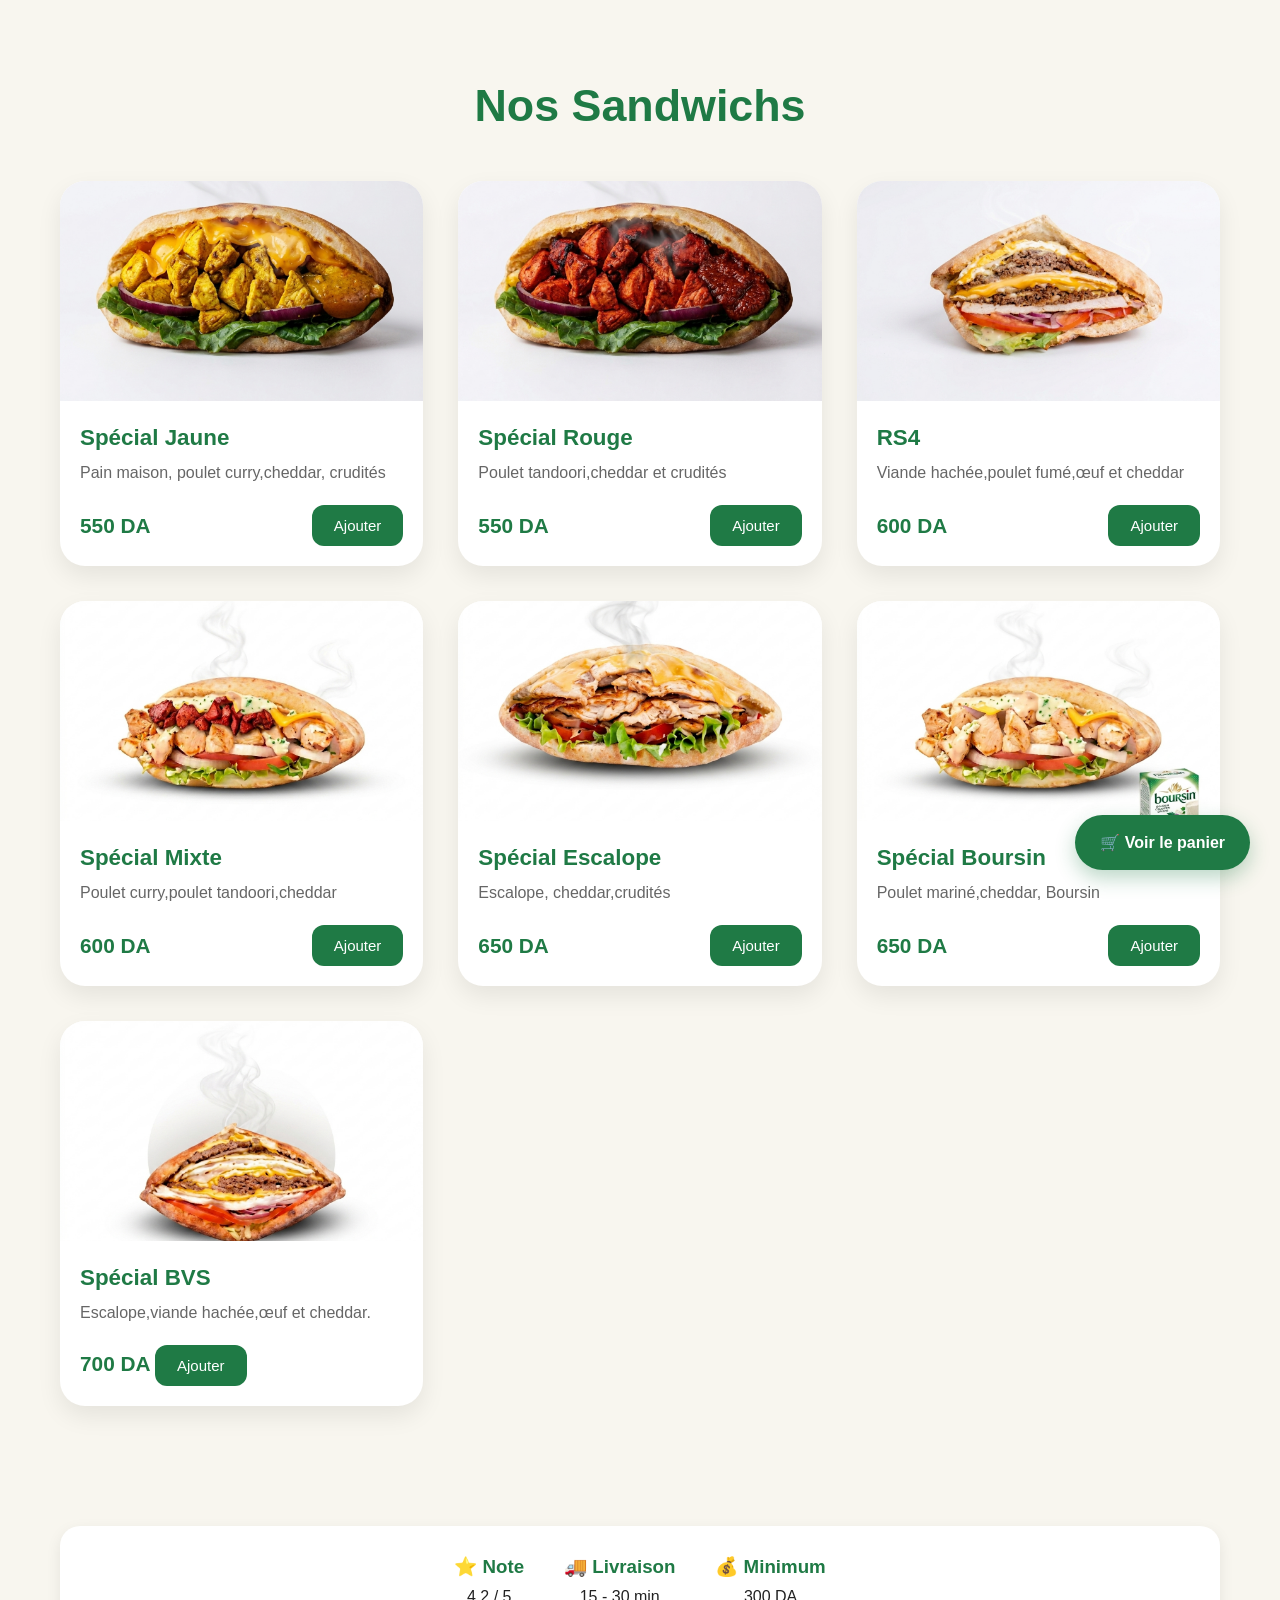
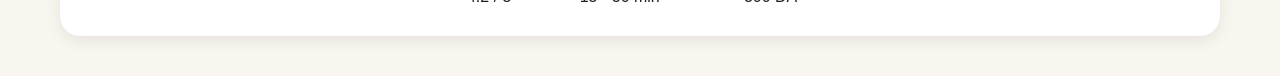
<file: content/le77.html>
<!DOCTYPE html>
<html lang="fr">

<head>
    <meta charset="UTF-8">
    <title>Le 77</title>
    <link rel="stylesheet" href="../styles/menu.css">
</head>

<body>

    <section class="menu">
        <h2>Nos Sandwichs</h2>

        <div class="menu-grid">
            <div class="menu-card">
                <img src="../images/77/jaune.png" alt="">
                <div class="menu-info">
                    <h3>Spécial Jaune</h3>
                    <p>Pain maison, poulet curry,cheddar, crudités</p>
                    <div class="bottom">
                        <span class="prix">550 DA</span>                                                    
                        <button onclick="ajouterAuPanier('Spécial Jaune',550)">Ajouter</button>
                    </div>        
                </div>        
            </div>

            <div class="menu-card">
                <img src="../images/77/rouge.png" alt="">
                <div class="menu-info">
                    <h3>Spécial Rouge</h3>
                    <p>Poulet tandoori,cheddar et crudités</p>                                                
                    <div class="bottom">
                        <span class="prix">550 DA </span>                                                   
                        <button onclick="ajouterAuPanier('Spécial Rouge',550)"> Ajouter</button>
                    </div>       
                </div>                                          
            </div>

            <div class="menu-card">
                <img src="../images/77/rs4.png" alt="">
                <div class="menu-info">
                    <h3>RS4</h3>
                    <p>Viande hachée,poulet fumé,œuf et cheddar</p>                                                                                           
                    <div class="bottom">
                        <span class="prix">600 DA </span>                                                   
                        <button onclick="ajouterAuPanier('RS4',600)">Ajouter</button>                                               
                    </div>
                </div>
            </div>

            <div class="menu-card">
                <img src="../images/77/mixte.png" alt="">
                <div class="menu-info">
                    <h3>Spécial Mixte</h3>
                    <p>Poulet curry,poulet tandoori,cheddar</p>
                    <div class="bottom">
                        <span class="prix">600 DA</span>
                        <button onclick="ajouterAuPanier('Spécial Mixte',600)">Ajouter</button>
                    </div>
                </div>
            </div>

            <div class="menu-card">
                <img src="../images/77/escalope.png" alt="">
                <div class="menu-info">
                    <h3>Spécial Escalope</h3>
                    <p>Escalope, cheddar,crudités</p>
                    <div class="bottom">
                        <span class="prix">650 DA</span>
                        <button onclick="ajouterAuPanier('Spécial Escalope',650)">Ajouter </button>                                                   
                    </div>
                </div>
            </div>

            <div class="menu-card">
                <img src="../images/77/boursin.png" alt="">
                <div class="menu-info">
                    <h3>Spécial Boursin</h3>
                    <p>Poulet mariné,cheddar, Boursin</p>   
                    <div class="bottom">
                        <span class="prix">650 DA</span>
                        <button onclick="ajouterAuPanier('Spécial Boursin',650)">Ajouter</button>                                                                                                        
                    </div>
                </div>
            </div>

            <div class="menu-card">
                <img src="../images/77/bvs.png" alt="">
                <div class="menu-info">
                    <h3>Spécial BVS</h3>
                    <p>Escalope,viande hachée,œuf et cheddar.</p>
                    <div class="bottom"></div>    
                        <span class="prix">700 DA</span>
                        <button onclick="ajouterAuPanier('Spécial BVS',700)">Ajouter</button></div>
                    </div>                                                                                                                                                
            </div>
        </div>
    </section>

    <section class="restaurant-info">
        <div><h3>⭐ Note</h3><p>4.2 / 5</p></div>  
        <div><h3>🚚 Livraison</h3><p>15 - 30 min</p></div> 
        <div> <h3>💰 Minimum</h3><p>300 DA</p></div>
    </section>
    
    <a href="panier.html" class="panier-btn">🛒 Voir le panier</a>
    <script src="../js/menu.js"></script>

</body>
</html>
</file>
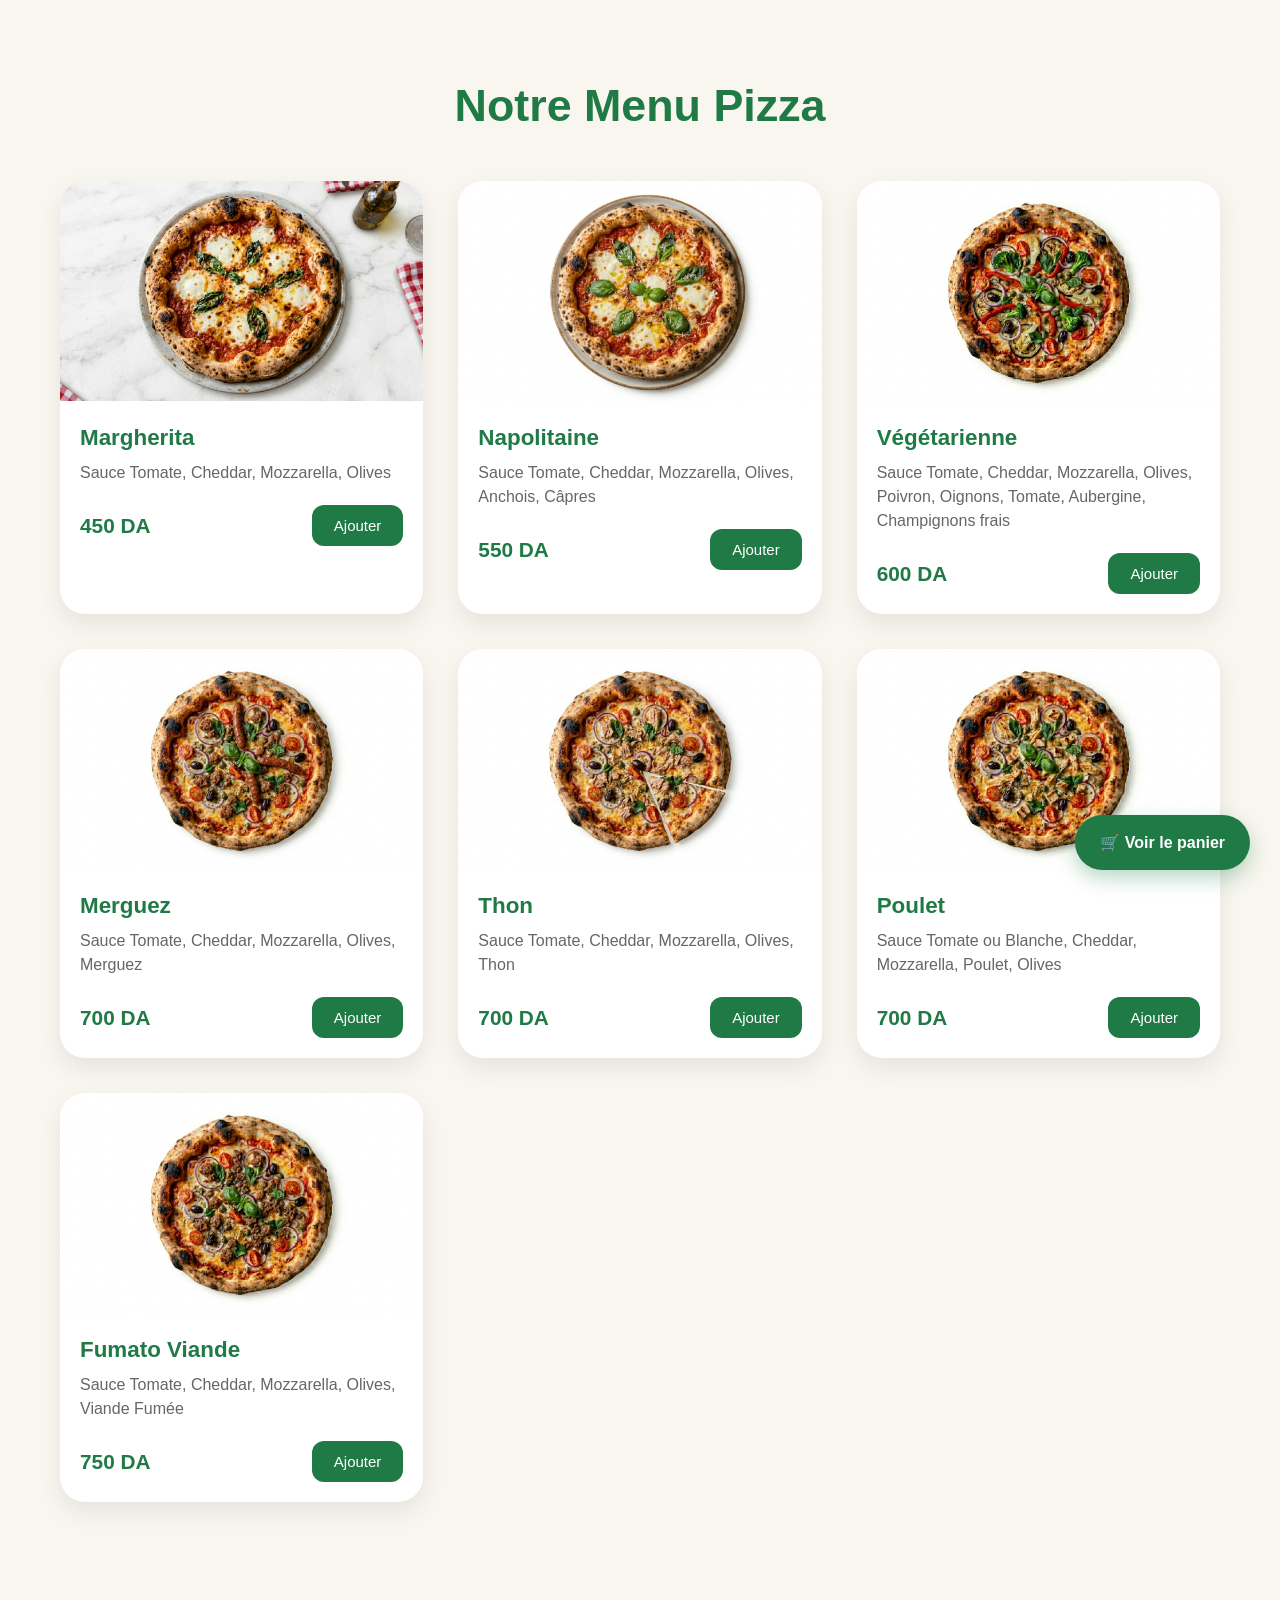
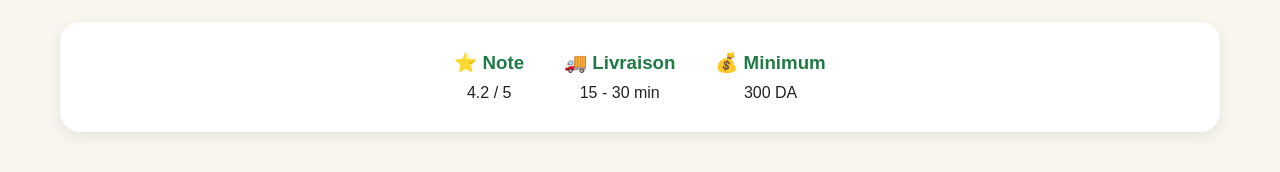
<file: content/mariopizza.html>
<!DOCTYPE html>
<html lang="fr">
<head>
    <meta charset="UTF-8">
    <title>Pizza House</title>
    <link rel="stylesheet" href="../styles/menu.css">
</head>

<body>
    <section class="menu">
        <h2>Notre Menu Pizza</h2>
        <div class="menu-grid">

            <div class="menu-card">
                <img src="../images/pizza/margerite.png" alt="Margherita">
                <div class="menu-info">
                    <h3>Margherita</h3>
                    <p>Sauce Tomate, Cheddar, Mozzarella, Olives</p>
                    <div class="bottom">
                        <span class="prix">450 DA</span>
                        <button onclick="ajouterAuPanier('Margherita', 450)">Ajouter</button>
                    </div>
                </div>
            </div>

            <div class="menu-card">
                <img src="../images/pizza/napolitainne.png" alt="Napolitaine">
                <div class="menu-info">
                    <h3>Napolitaine</h3>
                    <p>Sauce Tomate, Cheddar, Mozzarella, Olives, Anchois, Câpres</p>
                    <div class="bottom">
                        <span class="prix">550 DA</span>
                        <button onclick="ajouterAuPanier('Napolitaine', 550)">Ajouter</button>
                    </div>
                </div>
            </div>

            <div class="menu-card">
                <img src="../images/pizza/vege.png" alt="Végétarienne">
                <div class="menu-info">
                    <h3>Végétarienne</h3>
                    <p>Sauce Tomate, Cheddar, Mozzarella, Olives, Poivron, Oignons, Tomate, Aubergine, Champignons frais</p>
                    <div class="bottom">
                        <span class="prix">600 DA</span>
                        <button onclick="ajouterAuPanier('Végétarienne', 600)">Ajouter</button>
                    </div>
                </div>
            </div>

            <div class="menu-card">
                <img src="../images/pizza/mergeuz.png" alt="Merguez">
                <div class="menu-info">
                    <h3>Merguez</h3>
                    <p>Sauce Tomate, Cheddar, Mozzarella, Olives, Merguez</p>
                    <div class="bottom">
                        <span class="prix">700 DA</span>
                        <button onclick="ajouterAuPanier('Merguez', 700)">Ajouter</button>
                    </div>
                </div>
            </div>

            <div class="menu-card">
                <img src="../images/pizza/thon.png" alt="Thon">
                <div class="menu-info">
                    <h3>Thon</h3>
                    <p>Sauce Tomate, Cheddar, Mozzarella, Olives, Thon</p>
                    <div class="bottom">
                        <span class="prix">700 DA</span>
                        <button onclick="ajouterAuPanier('Thon', 700)">Ajouter</button>
                    </div>
                </div>
            </div>

            <div class="menu-card">
                <img src="../images/pizza/poulet.png" alt="Poulet">
                <div class="menu-info">
                    <h3>Poulet</h3>
                    <p>Sauce Tomate ou Blanche, Cheddar, Mozzarella, Poulet, Olives</p>
                    <div class="bottom">
                        <span class="prix">700 DA</span>
                        <button onclick="ajouterAuPanier('Poulet', 700)">Ajouter</button>
                    </div>
                </div>
            </div>

            <div class="menu-card">
                <img src="../images/pizza/viandehache.png" alt="Fumato Viande">
                <div class="menu-info">
                    <h3>Fumato Viande</h3>
                    <p>Sauce Tomate, Cheddar, Mozzarella, Olives, Viande Fumée</p>
                    <div class="bottom">
                        <span class="prix">750 DA</span>
                        <button onclick="ajouterAuPanier('Fumato Viande', 750)">Ajouter</button>
                    </div>
                </div>
            </div>

        </div>
    </section>

    <section class="restaurant-info">
        <div><h3>⭐ Note</h3><p>4.2 / 5</p></div>
        <div><h3>🚚 Livraison</h3><p>15 - 30 min</p></div>
        <div><h3>💰 Minimum</h3><p>300 DA</p></div>
    </section>

    <a href="panier.html" class="panier-btn">🛒 Voir le panier</a>
    <script src="../js/menu.js"></script>
</body>
</html>
</file>
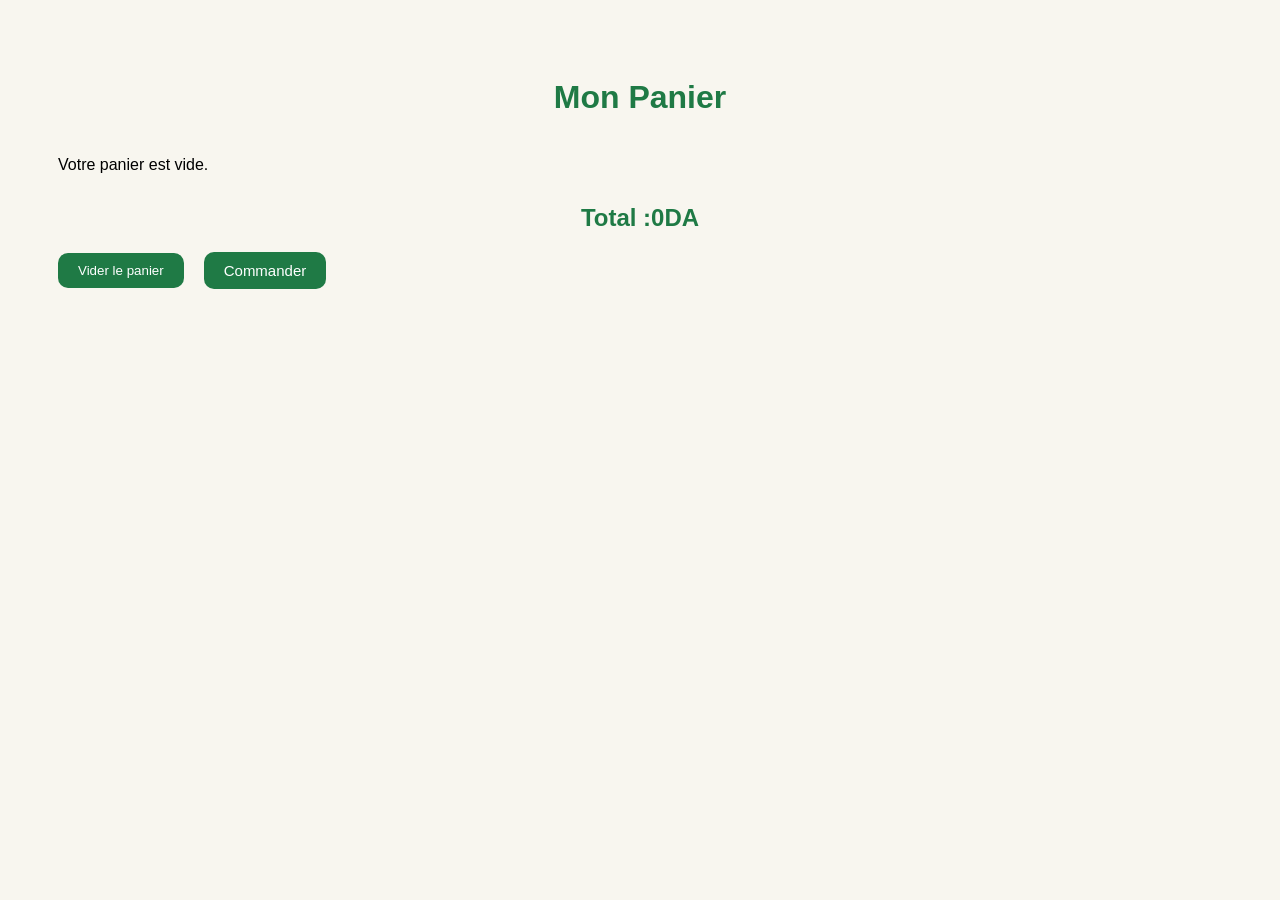
<file: content/panier.html>
<!DOCTYPE html>
<html lang="fr">

<head>
    <meta charset="UTF-8">
    <title>Panier</title>
    <link rel="stylesheet" href="../styles/panier.css">
</head>

<body>
    <h1>Mon Panier</h1>
    <div id="panier"></div>
    <h2>Total :<span id="total">0</span>DA</h2>
<div class="actions">
    <button id="vider"> Vider le panier</button>
    <div id="panier"></div>
    <a href="commande.html" class="btn-commander">Commander</a>
</div>   

<script src="../js/panier.js"></script>
</body>
</html>
</file>
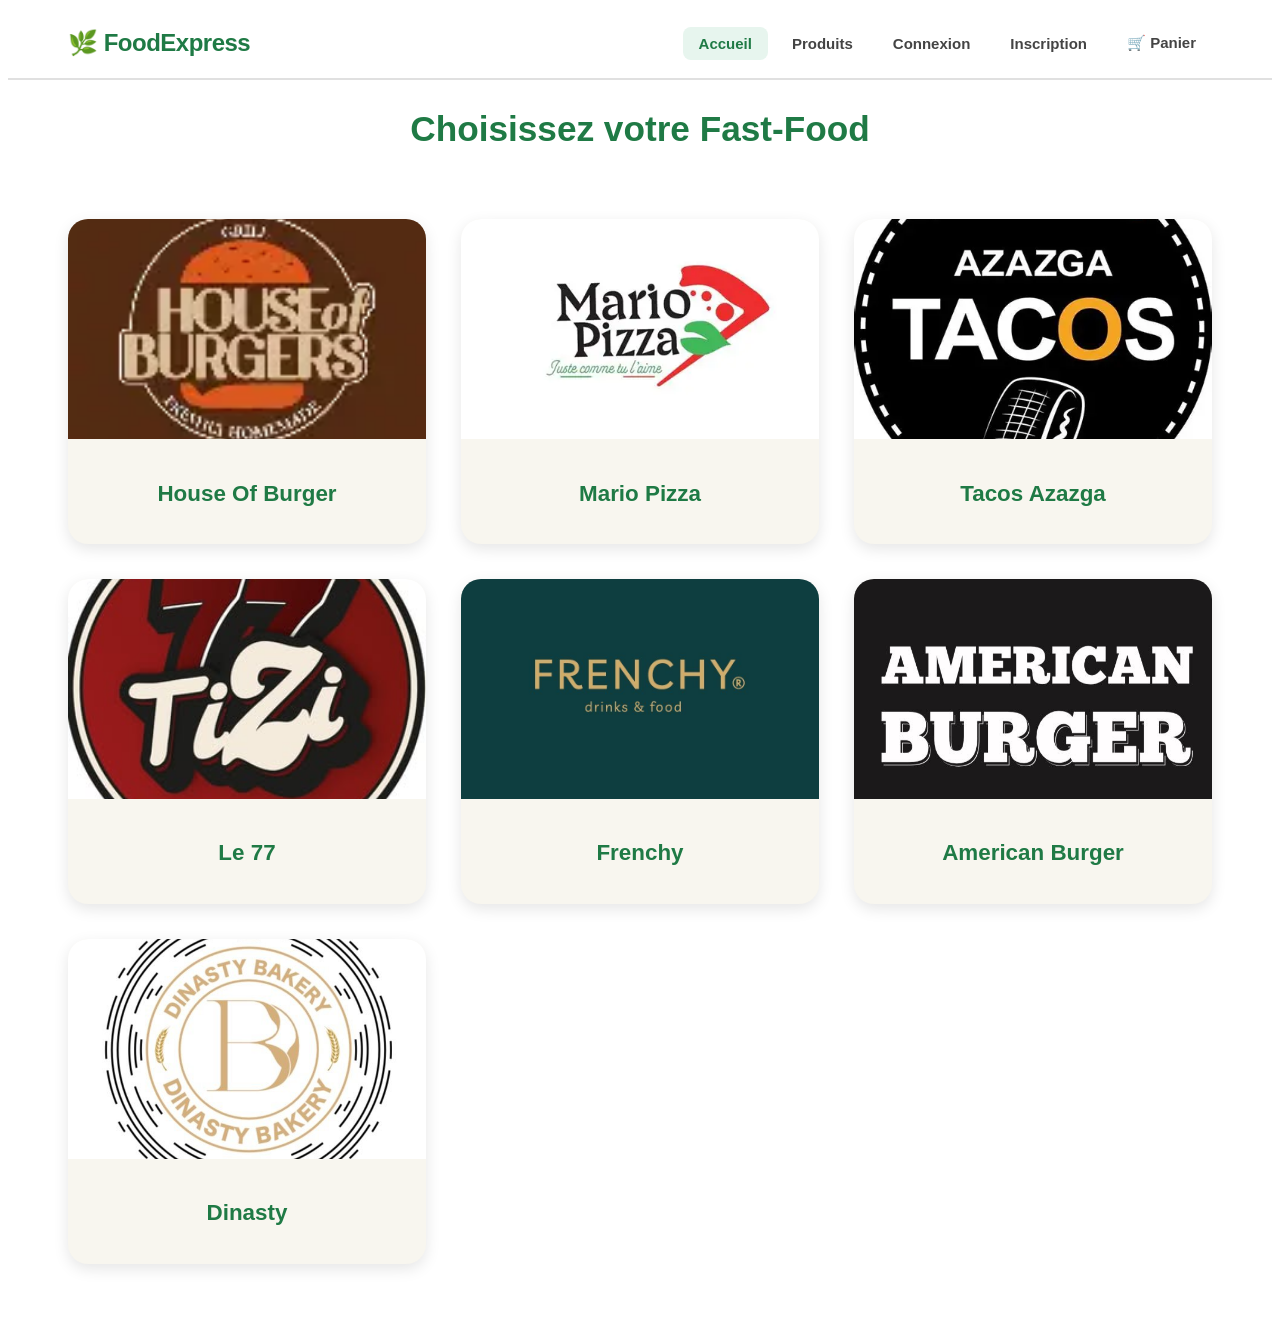
<file: content/produits.html>
<!DOCTYPE html>
<html lang="fr">

<head>
    <meta charset="UTF-8">
    <title>Produits</title>
    <link rel="stylesheet" href="../styles/produits.css">
</head>

<body>
    <nav class="navbar">
        <div class="logo">🌿 FoodExpress</div>
        <ul class="menu">
            <li><a href="../index.html" class="active">Accueil</a></li>
            <li><a href="../content/produits.html">Produits</a></li>
            <li><a href="../content/login.html" class="btn-connexion">Connexion</a></li>
            <li><a href="../content/Authentification.html" class="btn-inscription">Inscription</a></li>
            <li><a href="../content/panier.html" class="btn-panier">🛒 Panier</a></li>
        </ul>
    </nav>

<section class="restaurants">
    <h1>Choisissez votre Fast-Food</h1>
    <div class="restaurant-container">

        <a href="houseofburger.html" class="restaurant-card">
            <img src="../images/hob.webp" alt="House Of Burger">
            <h3>House Of Burger</h3>
        </a>

        <a href="mariopizza.html" class="restaurant-card">
            <img src="../images/MP.webp" alt="Mario Pizza">
            <h3>Mario Pizza</h3>
        </a>   

        <a href="tacosazazga.html" class="restaurant-card">
            <img src="../images/ta.webp" alt="Tacos Azazga">
            <h3>Tacos Azazga</h3>
        </a>


        <a href="le77.html" class="restaurant-card">
            <img src="../images/77.jpg" alt="Le 77">
            <h3>Le 77</h3>
        </a>

        <a href="frenchy.html" class="restaurant-card">
            <img src="../images/frenchy.jpg" alt="Frenchy">
            <h3>Frenchy</h3>
        </a>

        <a href="americanburger.html" class="restaurant-card">
            <img src="../images/americanb.jpg" alt="American Burger">
            <h3>American Burger</h3>
        </a>

        <a href="dinasty.html" class="restaurant-card">
            <img src="../images/dinasty.jpg" alt="Dinasty">
            <h3>Dinasty</h3>
        </a>
    </div>

</section>

<script src="../js/produits.js"></script>
</body>

</html>
</file>
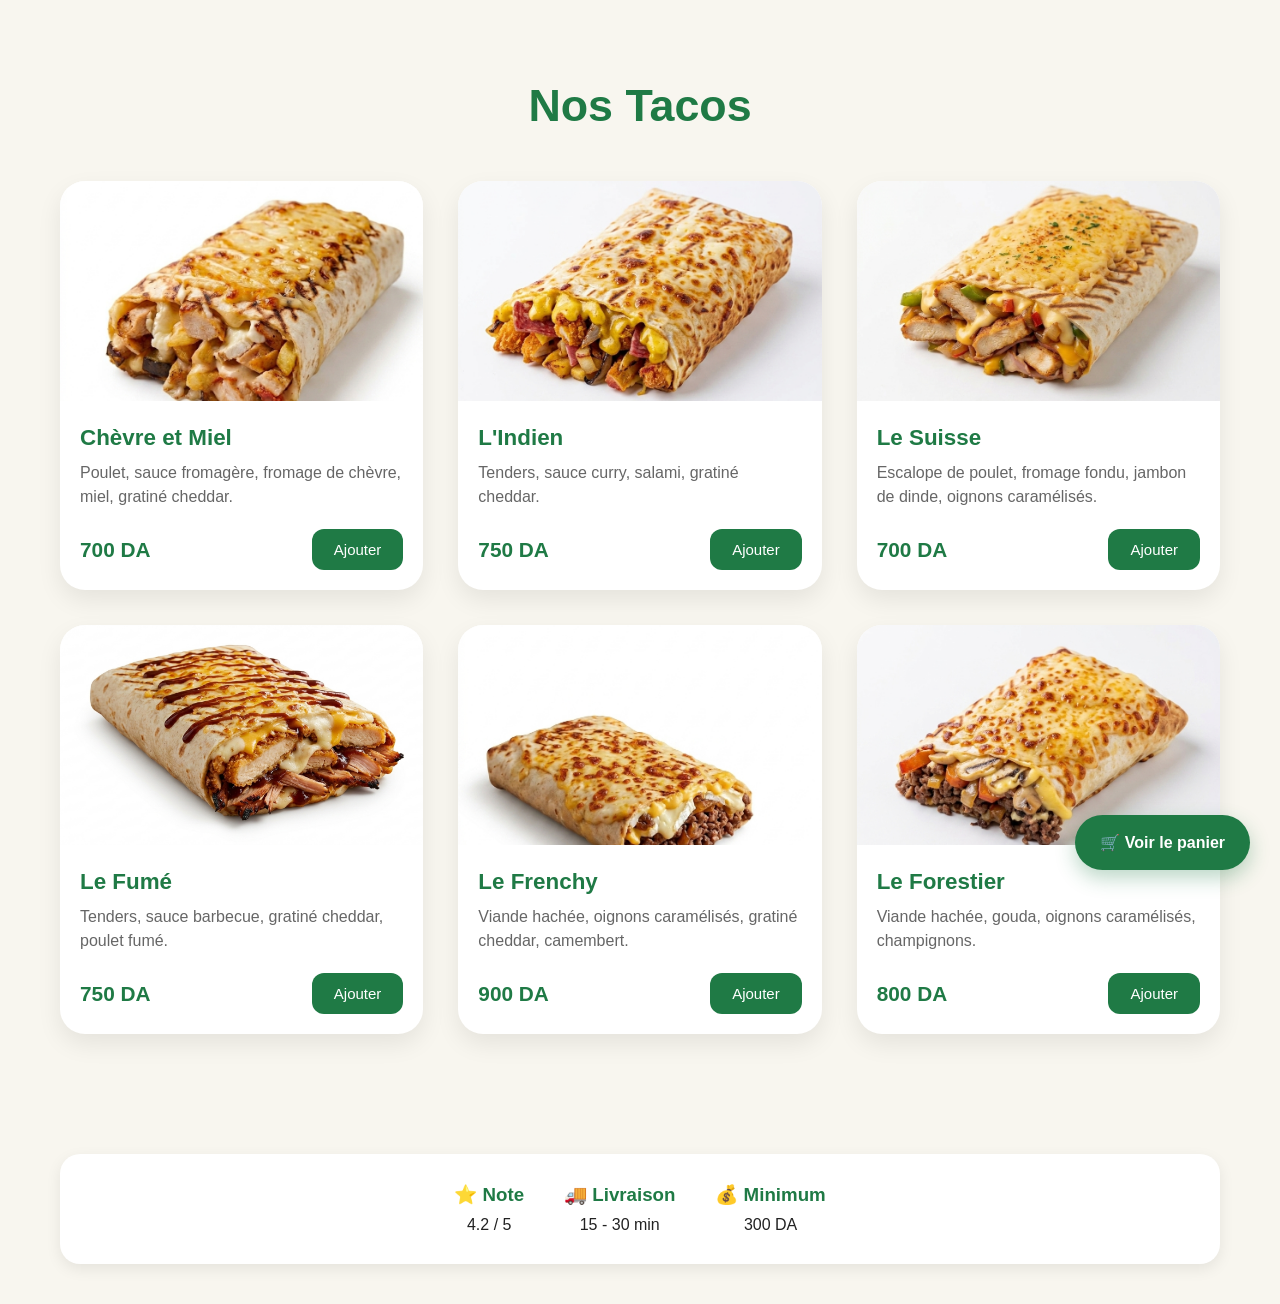
<file: content/tacosazazga.html>
<!DOCTYPE html>
<html lang="fr">
<head>
    <meta charset="UTF-8">
    <title>Tacos Azazga</title>
    <link rel="stylesheet" href="../styles/menu.css">
</head>

<body>
    <section class="menu">
        <h2>Nos Tacos</h2>
        <div class="menu-grid">

            <div class="menu-card">
                <img src="../images/tacos/chevremiel.png" alt="Chèvre et Miel">
                <div class="menu-info">
                    <h3>Chèvre et Miel</h3>
                    <p>Poulet, sauce fromagère, fromage de chèvre, miel, gratiné cheddar.</p>
                    <div class="bottom">
                        <span class="prix">700 DA</span>
                        <button onclick="ajouterAuPanier('Chèvre et Miel', 700)">Ajouter</button>
                    </div>
                </div>
            </div>

            <div class="menu-card">
                <img src="../images/tacos/indien.png" alt="L'Indien">
                <div class="menu-info">
                    <h3>L'Indien</h3>
                    <p>Tenders, sauce curry, salami, gratiné cheddar.</p>
                    <div class="bottom">
                        <span class="prix">750 DA</span>
                        <button onclick="ajouterAuPanier('L\'Indien', 750)">Ajouter</button>
                    </div>
                </div>
            </div>

            <div class="menu-card">
                <img src="../images/tacos/suisse.png" alt="Le Suisse">
                <div class="menu-info">
                    <h3>Le Suisse</h3>
                    <p>Escalope de poulet, fromage fondu, jambon de dinde, oignons caramélisés.</p>
                    <div class="bottom">
                        <span class="prix">700 DA</span>
                        <button onclick="ajouterAuPanier('Le Suisse', 700)">Ajouter</button>
                    </div>
                </div>
            </div>

            <div class="menu-card">
                <img src="../images/tacos/fume.png" alt="Le Fumé">
                <div class="menu-info">
                    <h3>Le Fumé</h3>
                    <p>Tenders, sauce barbecue, gratiné cheddar, poulet fumé.</p>
                    <div class="bottom">
                        <span class="prix">750 DA</span>
                        <button onclick="ajouterAuPanier('Le Fumé', 750)">Ajouter</button>
                    </div>
                </div>
            </div>

            <div class="menu-card">
                <img src="../images/tacos/frenchy.png" alt="Le Frenchy">
                <div class="menu-info">
                    <h3>Le Frenchy</h3>
                    <p>Viande hachée, oignons caramélisés, gratiné cheddar, camembert.</p>
                    <div class="bottom">
                        <span class="prix">900 DA</span>
                        <button onclick="ajouterAuPanier('Le Frenchy', 900)">Ajouter</button>
                    </div>
                </div>
            </div>

            <div class="menu-card">
                <img src="../images/tacos/forestier.png" alt="Le Forestier">
                <div class="menu-info">
                    <h3>Le Forestier</h3>
                    <p>Viande hachée, gouda, oignons caramélisés, champignons.</p>
                    <div class="bottom">
                        <span class="prix">800 DA</span>
                        <button onclick="ajouterAuPanier('Le Forestier', 800)">Ajouter</button>
                    </div>
                </div>
            </div>

        </div>
    </section>

    <section class="restaurant-info">
        <div><h3>⭐ Note</h3><p>4.2 / 5</p></div>
        <div><h3>🚚 Livraison</h3><p>15 - 30 min</p></div>
        <div><h3>💰 Minimum</h3><p>300 DA</p></div>
    </section>

    <a href="panier.html" class="panier-btn">🛒 Voir le panier</a>
    <script src="../js/menu.js"></script>
</body>
</html>
</file>
<file: styles/style.css>
* {
    margin: 0;
    padding: 0;
    box-sizing: border-box;
}

body {
    font-family: Arial, Helvetica, sans-serif;
    background-color: #F8F6EF;
    color: #1E1E1E;
}

.navbar {
    position: sticky;
    top: 0;
    display: flex;
    justify-content: space-between;
    align-items: center;
    padding: 0 60px;
    height: 70px;
    background: #ffffff;
    border-bottom: 2px solid #e0e0e0;
    z-index: 1000;
}

.logo {
    font-size: 24px;
    font-weight: 700;
    color: #1F7A45;
}

.menu {
    display: flex;
    align-items: center;
    gap: 8px;
    list-style: none;
}

.menu a {
    display: inline-block;
    padding: 8px 16px;
    border-radius: 8px;
    font-size: 15px;
    font-weight: 600;
    color: #444;
    text-decoration: none;
    transition: background 0.2s, color 0.2s;
}

.menu a:hover {
    background: #F0F9F4;
    color: #1F7A45;
}

.menu a.active {
    background: #E7F5EE;
    color: #1F7A45;
}

.btn-connexion {
    border: 1.5px solid #1F7A45;
    color: #1F7A45 !important;
}

.btn-connexion:hover {
    background: #1F7A45 !important;
    color: white !important;
}

.btn-inscription {
    background: #1F7A45 !important;
    color: white !important;
}

.btn-inscription:hover {
    background: #166238 !important;
}

.btn-panier {
    background: #F0F9F4 !important;
    color: #1F7A45 !important;
}

.btn-panier:hover {
    background: #E2F2E9 !important;
}

.hero {
    min-height: calc(100vh - 70px);
    display: flex;
    justify-content: center;
    align-items: center;
    text-align: center;
    padding: 0 20px;
    background: linear-gradient(135deg, #F8F6EF 0%, #E7F6EC 50%, #D6F0DF 100%);
}

.hero-content {
    max-width: 900px;
}

.hero-content span {
    color: #1F7A45;
}

.hero-content h1 {
    font-size: 5rem;
    line-height: 1.1;
    margin-bottom: 30px;
    font-weight: bold;
}

.hero-content p {
    font-size: 1.5rem;
    color: #555;
    margin-bottom: 40px;
}

.btn {
    display: inline-block;
    padding: 18px 40px;
    background: #1F7A45;
    color: white;
    border-radius: 15px;
    text-decoration: none;
    font-size: 1.2rem;
    box-shadow: 0 10px 25px rgba(31, 122, 69, 0.35);
    transition: 0.3s;
}

.btn:hover {
    transform: translateY(-4px);
    background: #166238;
}

.stats {
    background: #1F7A45;
    color: white;
    display: flex;
    justify-content: center;
    gap: 100px;
    padding: 40px;
}

.stats h2 {
    font-size: 2.5rem;
    text-align: center;
}

.stats p {
    text-align: center;
}

.best-restaurants {
    padding: 80px;
    background: white;
}

.best-restaurants h2 {
    text-align: center;
    margin-bottom: 40px;
    font-size: 2.2rem;
}

.restaurant-container {
    display: flex;
    justify-content: center;
    gap: 30px;
    flex-wrap: wrap;
}

.restaurant-card {
    width: 280px;
    background: #F8F6EF;
    border-radius: 20px;
    overflow: hidden;
    box-shadow: 0 4px 15px rgba(0, 0, 0, 0.1);
    transition: 0.3s;
}

.restaurant-card:hover {
    transform: translateY(-5px);
}

.restaurant-card img {
    width: 100%;
    height: 180px;
    object-fit: cover;
}

.restaurant-card h3 {
    padding: 15px;
}

.restaurant-card p {
    padding: 0 15px;
    color: #555;
}

.restaurant-card span {
    display: block;
    padding: 15px;
    color: #1F7A45;
    font-weight: bold;
}

.categories {
    position: relative;
    padding: 80px 60px;
    background: #F8F6EF;
    overflow: hidden;
}

.categories::before {
    content: "";
    position: absolute;
    top: -120px;
    left: -120px;
    width: 300px;
    height: 300px;
    background: #dfe9dc;
    border-radius: 50%;
}

.categories h2 {
    text-align: center;
    font-size: 2.5rem;
    margin-bottom: 50px;
    font-weight: 700;
}

.categorie-container {
    display: flex;
    justify-content: center;
    gap: 25px;
    flex-wrap: wrap;
}

.categorie {
    width: 210px;
    height: 185px;
    background: white;
    border-radius: 22px;
    display: flex;
    justify-content: center;
    align-items: center;
    box-shadow: 0 8px 25px rgba(0, 0, 0, 0.08);
    transition: 0.3s;
}

.categorie:hover {
    transform: translateY(-8px);
    box-shadow: 0 15px 35px rgba(0, 0, 0, 0.12);
}

.categorie img {
    width: 200px;
    height: 200px;
    object-fit: contain;
    transition: 0.3s;
}

.categorie:hover img {
    transform: scale(1.08);
}

footer {
    background: #1F7A45;
    color: white;
    padding: 60px;
    text-align: center;
}
footer p {opacity: 0.9;}    

@media (max-width: 900px) {
    .navbar {
        flex-direction: column;
        height: auto;
        gap: 16px;
        padding: 16px 20px;
    }
    .menu {
        flex-wrap: wrap;
        justify-content: center;
        gap: 6px;
    }
    .logo { font-size: 22px; }
    .hero-content h1 { font-size: 3rem; }
    .hero-content p { font-size: 1.1rem; }
    .btn { padding: 15px 30px; }
    .best-restaurants,
    .categories { padding: 40px 20px; }
    .stats { gap: 40px; }
}
</file>
<file: styles/menu.css>
*{
    margin:0;
    padding:0;
    box-sizing:border-box;
}

body{
    font-family:Arial, Helvetica, sans-serif;
    background:#F8F6EF;
    color:#222;
}

.restaurant-banner{
    height:400px;
    background:linear-gradient( rgba(0,0,0,0.45), rgba(0,0,0,0.45)),
    url("../images/banner.jpg");
    background-size:cover;
    background-position:center;
    display:flex;
    justify-content:center;
    align-items:center;
    text-align:center;
}

.banner-content h1{
    color:white;
    font-size:4rem;
    margin-bottom:15px;
}

.banner-content p{
    color:white;
    font-size:1.3rem;
}

.menu{ padding:80px 60px;}
.menu h2{
    text-align:center;
    color:#1F7A45;
    font-size:2.8rem;
    margin-bottom:50px;
}

.menu-grid{
    display:grid;
    grid-template-columns:
    repeat(auto-fit,minmax(300px,1fr));
    gap:35px;
}

.menu-card{
    background:white;
    border-radius:25px;
    overflow:hidden;
    box-shadow:0 10px 25px rgba(0,0,0,0.08);
    transition:0.4s;
}
.menu-card:hover{
    transform:translateY(-10px);
    box-shadow:0 15px 35px rgba(31,122,69,0.25);
}

.menu-card img{
    width:100%;
    height:220px;
    object-fit:cover;
}

.menu-info{ padding:20px;}

.menu-info h3{
    color:#1F7A45;
    font-size:1.4rem;
    margin-bottom:10px;
}

.menu-info p{
    color:#666;
    line-height:1.5;
    margin-bottom:20px;
}

.bottom{
    display:flex;
    justify-content:space-between;
    align-items:center;
}

.prix{
    font-size:1.3rem;
    font-weight:bold;
    color:#1F7A45;
}

.menu-card button{
    background:#1F7A45;
    color:white;
    border:none;
    padding:12px 22px;
    border-radius:12px;
    cursor:pointer;
    font-size:15px;
    transition:0.3s;
}

.menu-card button:hover{
    background:#166238;
    transform:scale(1.05);
}

.restaurant-info{
    display:flex;
    justify-content:center;
    gap:40px;
    flex-wrap:wrap;
    padding:30px;
    background:white;
    margin:40px 60px;
    border-radius:20px;
    box-shadow:0 5px 15px rgba(0,0,0,0.08);
}
.restaurant-info div{ text-align:center;}
.restaurant-info h3{
    color:#1F7A45;
    margin-bottom:10px;
}
.panier-btn{
    position:fixed;
    bottom:30px;
    right:30px;
    background:#1F7A45;
    color:white;
    padding:18px 25px;
    border-radius:50px;
    text-decoration:none;
    font-weight:bold;
    box-shadow:0 8px 20px rgba(31,122,69,0.3);
    transition:0.3s;
}
.panier-btn:hover{
    background:#166238;
    transform:translateY(-5px);
}

@media(max-width:768px){
    .banner-content h1{font-size:2.5rem;}   
    .menu{ padding:40px 20px;}  
     .restaurant-info{ margin:20px; }
}
</file>
<file: styles/auth.css>
*{
    margin:0;
    padding:0;
    box-sizing:border-box;
}

body{
    font-family:Arial, Helvetica, sans-serif;
    background:linear-gradient(135deg,#F8F6EF,#E7F6EC);
    min-height:100vh;
    display:flex;
    justify-content:center;
    align-items:center;
    padding:30px;
}

.form-container{
    width:420px;
    background:white;
    padding:35px;
    border-radius:25px;
    box-shadow:0 10px 30px rgba(31,122,69,0.15);
    position:relative;
    overflow:hidden;
}

.form-container::before{
    position:absolute;
    top:-70px;
    right:-70px;
    width:160px;
    height:160px;
    border-radius:50%;
    background:#DCEBDD;
}

.form-container h2{
    text-align:center;
    color:#1F7A45;
    font-size:2rem;
    margin-bottom:10px;
}

.subtitle{
    text-align:center;
    color:#666;
    margin-bottom:25px;
    line-height:1.5;
}

form{
    display:flex;
    flex-direction:column;
    gap:12px;
}

label{
    color:#222;
    font-weight:600;
    margin-top:5px;
}

input{
    width:100%;
    padding:12px 15px;
    border:2px solid #E8E8E8;
    border-radius:12px;
    font-size:15px;
    transition:0.3s;
}

input:focus{
    outline:none;
    border-color:#1F7A45;
    box-shadow:0 0 10px rgba(31,122,69,0.15);
}

input[type="submit"]{
    margin-top:15px;
    background:#1F7A45;
    color:white;
    border:none;
    font-weight:bold;
    cursor:pointer;
    transition:0.3s;
}

input[type="submit"]:hover{
    background:#166238;
    transform:translateY(-2px);
}

.login-link{
    text-align:center;
    margin-top:15px;
}

.login-link a{
    color:#1F7A45;
    text-decoration:none;
    font-weight:bold;
}

.login-link a:hover{text-decoration:underline;}   

.options{
    margin-top:5px;
    margin-bottom:10px;
}

.options label{
    display:flex;
    align-items:center;
    gap:8px;
    font-size:14px;
    color:#555;
}
.options input{width:auto;}
</file>
<file: styles/panier.css>
body{
    font-family:Arial;
    background:#F8F6EF;
    padding:50px;
}

h1{
    text-align:center;
    color:#1F7A45;
    margin-bottom:40px;
}

.ligne{
    background:white;
    padding:20px;
    margin-bottom:15px;
    border-radius:15px;
    display:flex;
    justify-content:space-between;
    align-items:center;
    box-shadow:0 5px 15px rgba(0,0,0,0.08);
}

button{
    background:#1F7A45;
    color:white;
    border:none;
    padding:10px 20px;
    border-radius:10px;
    cursor:pointer;
}

.btn-commander {
    display: inline-block;
    background: #1F7A45;
    color: white;
    border: none;
    padding: 10px 20px;
    border-radius: 10px;
    cursor: pointer;
    font-size: 15px;
    text-decoration: none;
    transition: 0.3s;
}

.btn-commander:hover {
    background: #166238;
}

h2{
    margin-top:30px;
    text-align:center;
    color:#1F7A45;
}
.actions {
    display: flex;
    gap: 10px;
    align-items: center;
}
</file>
<file: styles/produits.css>
body{font-family: Arial, Helvetica, sans-serif;}
.navbar {
    
    position: sticky;
    top: 0;
    display: flex;
    justify-content: space-between;
    align-items: center;
    padding: 0 60px;
    height: 70px;
    background: #ffffff;
    border-bottom: 2px solid #e0e0e0;
    z-index: 1000;
}

.logo {
    font-size: 24px;
    font-weight: 700;
    color: #1F7A45;
    letter-spacing: -0.5px;
}

.menu {
    display: flex;
    align-items: center;
    gap: 8px;
    list-style: none;
}

.menu a {
    display: inline-block;
    padding: 8px 16px;
    border-radius: 8px;
    font-size: 15px;
    font-weight: 600;
    color: #444;
    text-decoration: none;
    transition: background 0.2s, color 0.2s;
    position: relative;
}

.menu a:hover {
    background: #F0F9F4;
    color: #1F7A45;
}

.menu a.active {
    background: #E7F5EE;
    color: #1F7A45;
}

.restaurant-container {
    display: grid;
    grid-template-columns: repeat(auto-fit, minmax(280px, 1fr));
    gap: 35px;
    padding: 60px;
}

h1 {
    color: #1F7A45;
    text-align: center;
    font-size: 2.2rem;
    margin-bottom: 10px;
}

.restaurant-card {
    text-decoration: none;
    color: inherit;
    background: #F8F6EF;
    border-radius: 20px;
    overflow: hidden;
    box-shadow: 0 5px 15px rgba(0, 0, 0, 0.1);
    transition: 0.3s;
    display: block;
    cursor: pointer;
}

.restaurant-card:hover {
    transform: translateY(-10px);
    box-shadow: 0 15px 30px rgba(0, 0, 0, 0.15);
}

.restaurant-card img {
    width: 100%;
    height: 220px;
    object-fit: cover;
}

.restaurant-card h3 {
    color: #1F7A45;
    padding: 15px;
    text-align: center;
    font-size: 1.4rem;
}

@media (max-width: 900px) {
    .navbar {
        flex-direction: column;
        height: auto;
        gap: 20px;
        padding: 20px;
    }
    .menu { gap: 25px; }
    .logo { font-size: 22px; }
    .restaurant-container { padding: 30px 20px; gap: 20px; }
}
</file>
